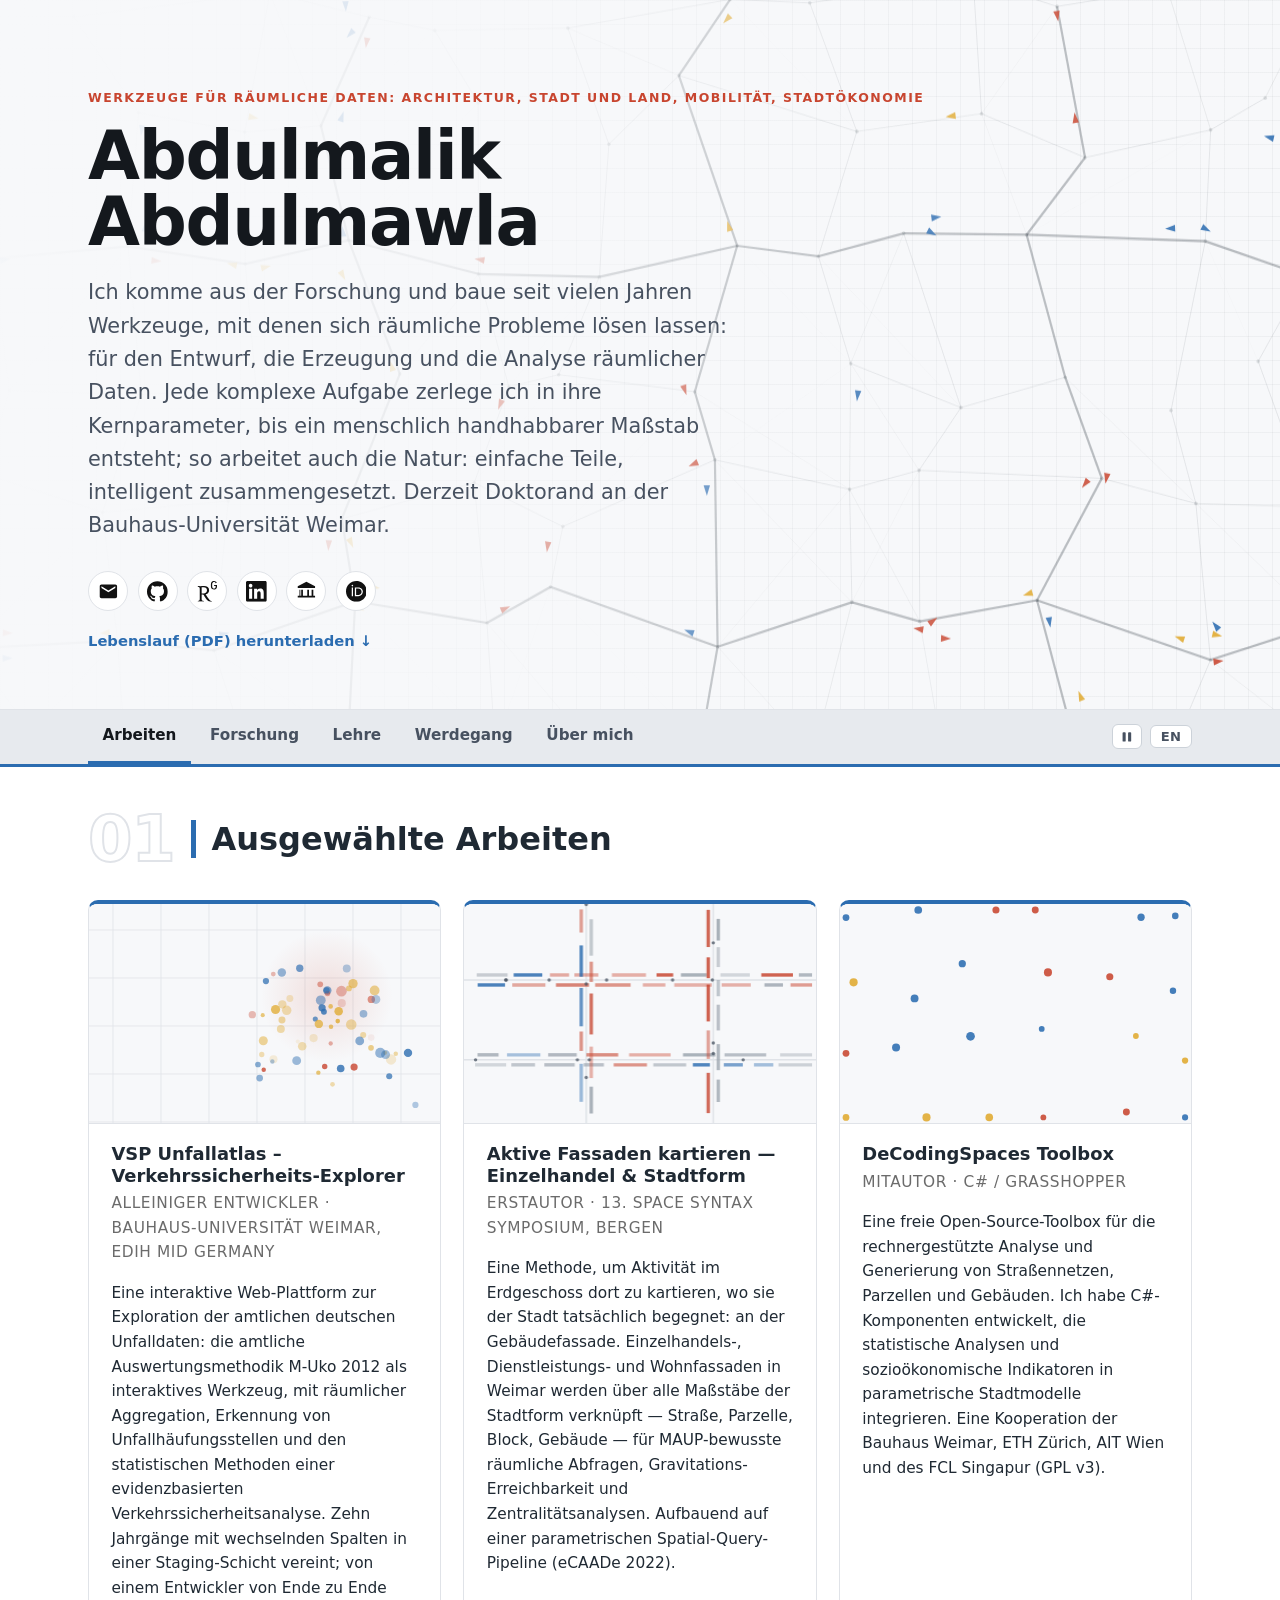
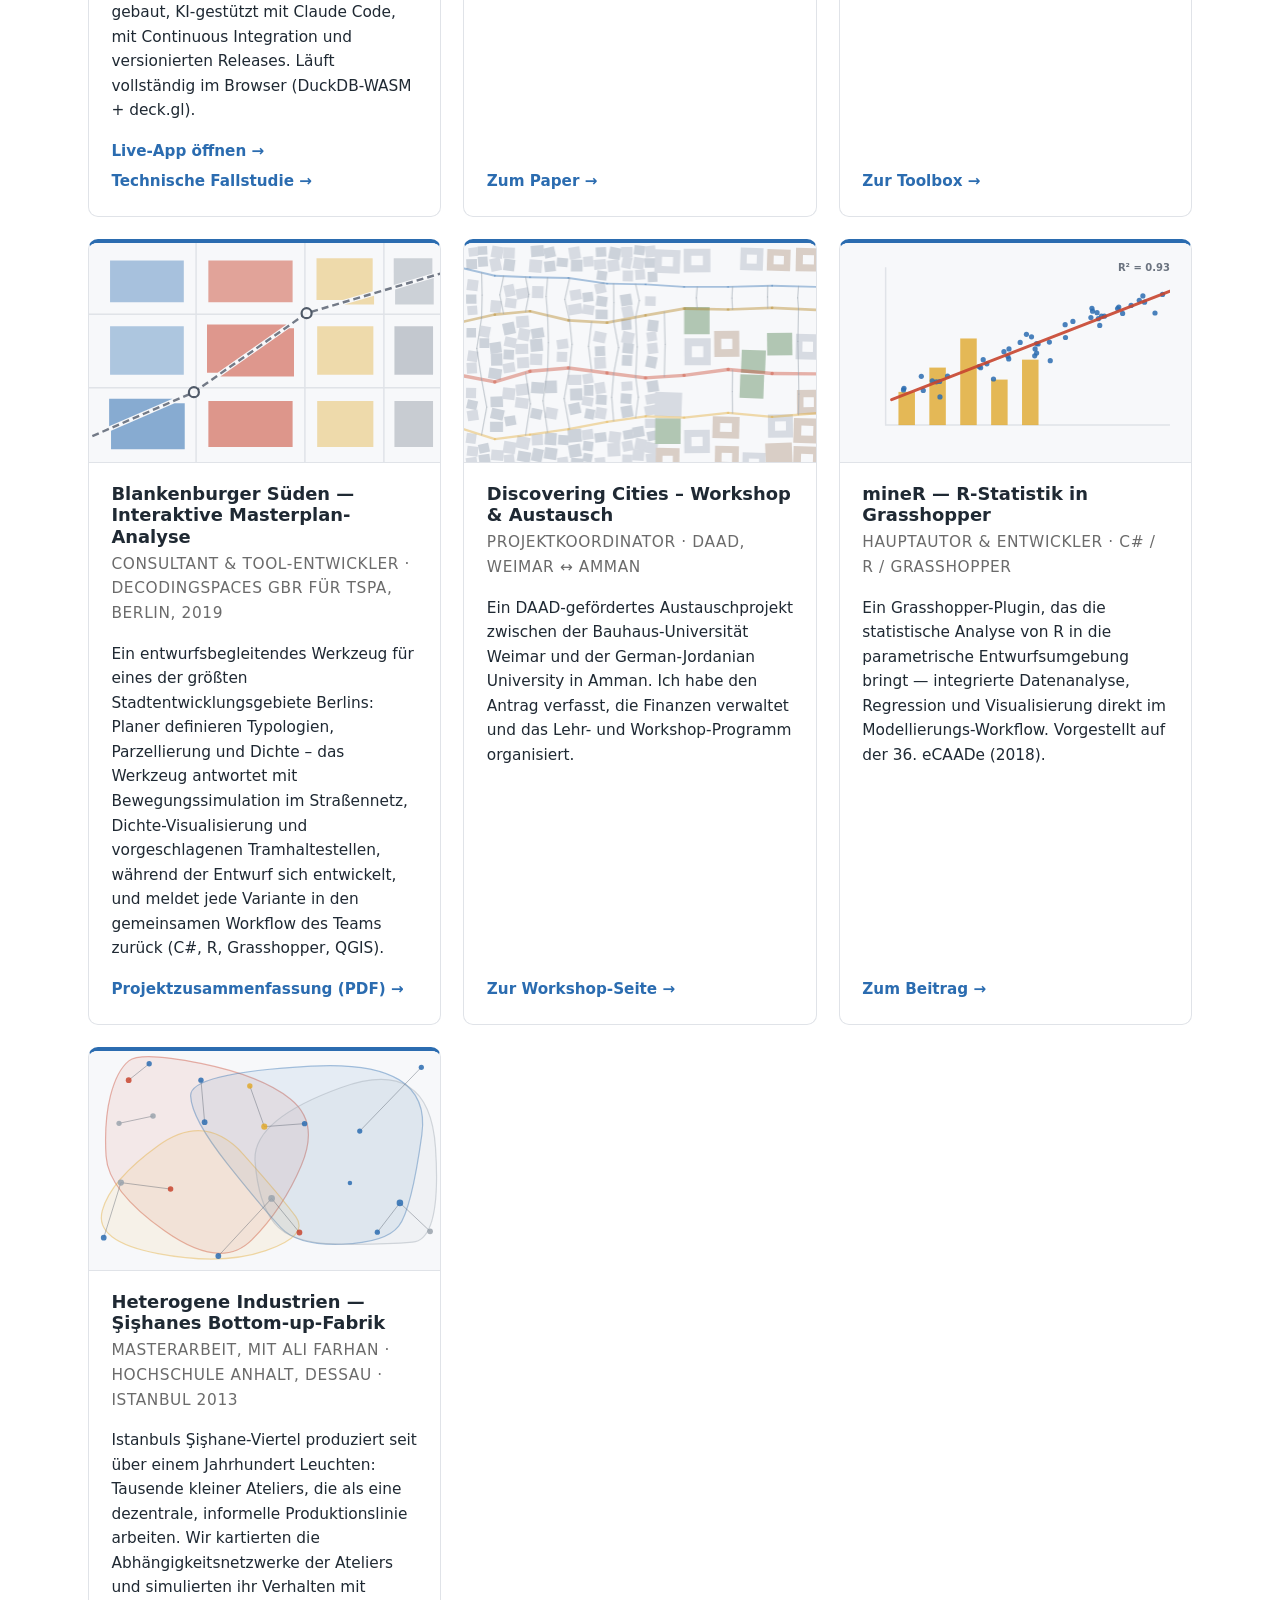
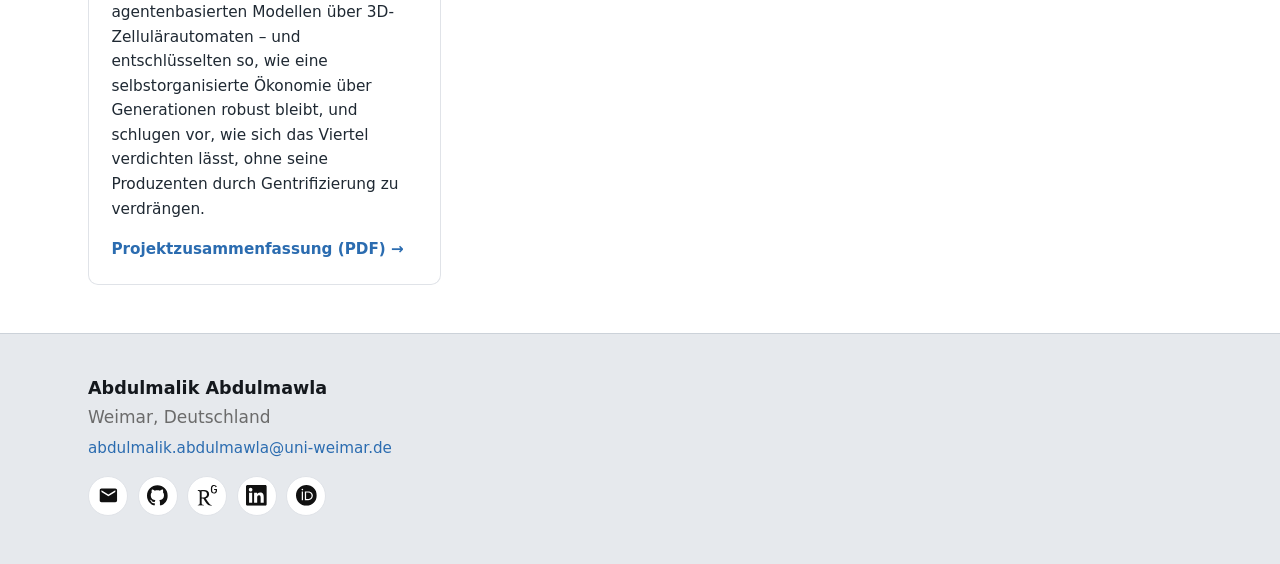
<file: index.html>
<!DOCTYPE html>
<html lang="en" class="no-js">
<head>
  <meta charset="UTF-8" />
  <meta name="viewport" content="width=device-width, initial-scale=1.0" />
  <!-- the site is deliberately light-only: block browser/OS dark-mode auto-darkening -->
  <meta name="color-scheme" content="only light" />
  <title>Abdulmalik Abdulmawla · Spatial-data tools: architecture, urban and rural space, mobility, city economy</title>
  <meta name="description" content="I come from research and have been building tools for many years that help solve spatial problems: for the design, generation and analysis of spatial data. PhD candidate at the Bauhaus-Universität Weimar." />
  <meta name="author" content="Abdulmalik Abdulmawla" />

  <!-- Open Graph / social preview -->
  <meta property="og:type" content="website" />
  <meta property="og:title" content="Abdulmalik Abdulmawla · Spatial-data tools: architecture, urban and rural space, mobility, city economy" />
  <meta property="og:description" content="I come from research and have been building tools for many years that help solve spatial problems: for the design, generation and analysis of spatial data. PhD candidate at the Bauhaus-Universität Weimar." />
  <meta property="og:url" content="https://abdulmalikabdulmawla.github.io/" />
  <meta property="og:image" content="https://abdulmalikabdulmawla.github.io/assets/og-square.png" />
  <meta property="og:image:width" content="1200" />
  <meta property="og:image:height" content="1200" />
  <meta property="og:image:alt" content="Abdulmalik Abdulmawla · Spatial-data tools: architecture, urban and rural space, mobility, city economy" />
  <meta name="twitter:card" content="summary_large_image" />
  <meta name="twitter:image" content="https://abdulmalikabdulmawla.github.io/assets/og.png" />

  <link rel="icon" href="assets/favicon.svg" type="image/svg+xml" />
  <link rel="stylesheet" href="styles.css" />

  <!-- Progressive enhancement: flip to .js synchronously so panels hide on first paint.
       Also resolve the motion state (stored override, else the OS reduced-motion
       preference) before CSS paints — boids.js / card-art.js / styles.css key off it. -->
  <script>
    (function (d) {
      d.className = "js";
      var off = window.matchMedia &&
        window.matchMedia("(prefers-reduced-motion: reduce)").matches;
      try {
        var o = localStorage.getItem("motion");
        if (o === "on") off = false; else if (o === "off") off = true;
      } catch (e) {}
      d.classList.add(off ? "motion-off" : "motion-on");
    })(document.documentElement);
  </script>
</head>
<body>
  <a class="skip-link" href="#main">Skip to content</a>

  <!-- ===== Icon sprite (defined once, referenced via <use>) ===== -->
  <svg class="icon-sprite" aria-hidden="true" focusable="false" xmlns="http://www.w3.org/2000/svg">
    <symbol id="i-email" viewBox="0 0 24 24"><path d="M20 4H4c-1.1 0-1.99.9-1.99 2L2 18c0 1.1.9 2 2 2h16c1.1 0 2-.9 2-2V6c0-1.1-.9-2-2-2zm0 4l-8 5-8-5V6l8 5 8-5v2z"/></symbol>
    <symbol id="i-github" viewBox="0 0 24 24"><path d="M12 .297c-6.63 0-12 5.373-12 12 0 5.303 3.438 9.8 8.205 11.385.6.113.82-.258.82-.577 0-.285-.01-1.04-.015-2.04-3.338.724-4.042-1.61-4.042-1.61C4.422 18.07 3.633 17.7 3.633 17.7c-1.087-.744.084-.729.084-.729 1.205.084 1.838 1.236 1.838 1.236 1.07 1.835 2.809 1.305 3.495.998.108-.776.417-1.305.76-1.605-2.665-.3-5.466-1.332-5.466-5.93 0-1.31.465-2.38 1.235-3.22-.135-.303-.54-1.523.105-3.176 0 0 1.005-.322 3.3 1.23.96-.267 1.98-.399 3-.405 1.02.006 2.04.138 3 .405 2.28-1.552 3.285-1.23 3.285-1.23.645 1.653.24 2.873.12 3.176.765.84 1.23 1.91 1.23 3.22 0 4.61-2.805 5.625-5.475 5.92.42.36.81 1.096.81 2.22 0 1.606-.015 2.896-.015 3.286 0 .315.21.69.825.57C20.565 22.092 24 17.592 24 12.297c0-6.627-5.373-12-12-12"/></symbol>
    <symbol id="i-researchgate" viewBox="0 0 24 24"><path d="M19.586 0c-.818 0-1.508.19-2.073.565-.563.377-.97.936-1.213 1.68a3.193 3.193 0 0 0-.112.437 8.365 8.365 0 0 0-.078.53 9 9 0 0 0-.05.727c-.01.282-.013.621-.013 1.016a31.121 31.123 0 0 0 .014 1.017 9 9 0 0 0 .05.727 7.946 7.946 0 0 0 .077.53h-.005a3.334 3.334 0 0 0 .113.438c.245.743.65 1.303 1.214 1.68.565.376 1.256.564 2.075.564.8 0 1.536-.213 2.105-.603.57-.39.94-.916 1.175-1.65.076-.235.135-.558.177-.93a10.9 10.9 0 0 0 .043-1.207v-.82c0-.095-.047-.142-.14-.142h-3.064c-.094 0-.14.047-.14.141v.956c0 .094.046.14.14.14h1.666c.056 0 .084.03.084.086 0 .36 0 .62-.036.865-.038.244-.1.447-.147.606-.108.385-.348.664-.638.876-.29.212-.738.35-1.227.35-.545 0-.901-.15-1.21-.353-.306-.203-.517-.454-.67-.915a3.136 3.136 0 0 1-.147-.762 17.366 17.367 0 0 1-.034-.656c-.01-.26-.014-.572-.014-.939a26.401 26.403 0 0 1 .014-.938 15.821 15.822 0 0 1 .035-.656 3.19 3.19 0 0 1 .148-.76 1.89 1.89 0 0 1 .742-1.01c.344-.244.593-.352 1.137-.352.508 0 .815.096 1.144.303.33.207.528.492.764.925.047.094.111.118.198.07l1.044-.43c.075-.048.09-.115.042-.199a3.549 3.549 0 0 0-.466-.742 3 3 0 0 0-.679-.607 3.313 3.313 0 0 0-.903-.41A4.068 4.068 0 0 0 19.586 0zM8.217 5.836c-1.69 0-3.036.086-4.297.086-1.146 0-2.291 0-3.007-.029v.831l1.088.2c.744.144 1.174.488 1.174 2.264v11.288c0 1.777-.43 2.12-1.174 2.263l-1.088.2v.832c.773-.029 2.12-.086 3.465-.086 1.29 0 2.951.057 3.667.086v-.831l-1.49-.2c-.773-.115-1.174-.487-1.174-2.264v-4.784c.688.057 1.29.057 2.206.057 1.748 3.123 3.41 5.472 4.355 6.56.86 1.032 2.177 1.691 3.839 1.691.487 0 1.003-.086 1.318-.23v-.744c-1.031 0-2.063-.716-2.808-1.518-1.26-1.376-2.95-3.582-4.355-6.074 2.32-.545 4.04-2.722 4.04-4.9 0-3.208-2.492-4.698-5.758-4.698zm-.515 1.29c2.406 0 3.839 1.26 3.839 3.552 0 2.263-1.547 3.782-4.097 3.782-.974 0-1.404-.03-2.063-.086v-7.19c.66-.059 1.547-.059 2.32-.059z"/></symbol>
    <symbol id="i-linkedin" viewBox="0 0 24 24"><path d="M20.447 20.452h-3.554v-5.569c0-1.328-.027-3.037-1.852-3.037-1.853 0-2.136 1.445-2.136 2.939v5.667H9.351V9h3.414v1.561h.046c.477-.9 1.637-1.85 3.37-1.85 3.601 0 4.267 2.37 4.267 5.455v6.286zM5.337 7.433c-1.144 0-2.063-.926-2.063-2.065 0-1.138.92-2.063 2.063-2.063 1.14 0 2.064.925 2.064 2.063 0 1.139-.925 2.065-2.064 2.065zm1.782 13.019H3.555V9h3.564v11.452zM22.225 0H1.771C.792 0 0 .774 0 1.729v20.542C0 23.227.792 24 1.771 24h20.451C23.2 24 24 23.227 24 22.271V1.729C24 .774 23.2 0 22.222 0h.003z"/></symbol>
    <symbol id="i-orcid" viewBox="0 0 24 24"><path d="M12 0C5.372 0 0 5.372 0 12s5.372 12 12 12 12-5.372 12-12S18.628 0 12 0zM7.369 4.378c.525 0 .947.431.947.947s-.422.947-.947.947a.95.95 0 0 1-.947-.947c0-.525.422-.947.947-.947zm-.722 3.038h1.444v10.041H6.647V7.416zm3.562 0h3.9c3.712 0 5.344 2.653 5.344 5.025 0 2.578-2.016 5.025-5.325 5.025h-3.919V7.416zm1.444 1.303v7.444h2.297c3.272 0 4.022-2.484 4.022-3.722 0-2.016-1.284-3.722-4.097-3.722h-2.222z"/></symbol>
    <symbol id="i-institution" viewBox="0 0 24 24"><path d="M12 1L2 6v2h20V6L12 1zM4 10v7H2v2h20v-2h-2v-7h-2v7h-3v-7h-2v7H8v-7H6v7H5v-7H4z"/></symbol>
  </svg>

  <!-- ========================= HERO ========================= -->
  <header class="hero" id="top">
    <div class="hero-grid" aria-hidden="true"></div>
    <!-- boids flocking across a street network — from swarm simulation to urban movement -->
    <canvas class="hero-canvas" aria-hidden="true"></canvas>
    <div class="wrap wrap-wide">
      <p class="eyebrow" data-i18n="hero.eyebrow">Spatial-data tools: Architecture, Urban and Rural Space, Mobility, City Economy</p>
      <h1 class="hero-name">Abdulmalik<br>Abdulmawla</h1>
      <p class="lede" data-i18n="hero.lede">
            I come from research and have been building tools for many years that help solve spatial problems: for the design, generation and analysis of spatial data. Every complex task I break down to its core parameters until a humanly manageable scale is reached; this is how nature works too: simple parts, intelligently put together. Currently a PhD candidate at the Bauhaus-Universit&auml;t Weimar.
          </p>

      <nav class="profile-links" aria-label="Profiles and contact">
        <a href="mailto:abdulmalik.abdulmawla@uni-weimar.de" aria-label="Email" title="Email"><svg><use href="#i-email"/></svg></a>
        <a href="https://github.com/AbdulmalikAbdulmawla" target="_blank" rel="noopener" aria-label="GitHub" title="GitHub"><svg><use href="#i-github"/></svg></a>
        <a href="https://www.researchgate.net/profile/Abdulmalik-Abdulmawla" target="_blank" rel="noopener" aria-label="ResearchGate" title="ResearchGate"><svg><use href="#i-researchgate"/></svg></a>
        <a href="https://www.linkedin.com/in/abdulmalikmawla/" target="_blank" rel="noopener" aria-label="LinkedIn" title="LinkedIn"><svg><use href="#i-linkedin"/></svg></a>
        <a href="https://www.uni-weimar.de/de/bau-und-umwelt/professuren/verkehrssystemplanung/team/mitarbeiterinnen/m-arch-abdulmalik-abdulmawla/" target="_blank" rel="noopener" aria-label="Bauhaus-Universit&auml;t Weimar profile" title="Bauhaus-Universit&auml;t Weimar"><svg><use href="#i-institution"/></svg></a>
        <a href="https://orcid.org/0000-0003-3383-5998" target="_blank" rel="noopener" aria-label="ORCID" title="ORCID"><svg><use href="#i-orcid"/></svg></a>
      </nav>
      <p class="hero-cv"><a id="cv-link" href="assets/Abdulmawla-CV.pdf" download="Abdulmawla-CV.pdf" data-i18n="hero.cv">Download CV (PDF) &darr;</a></p>
    </div>
  </header>

  <!-- ========================= TAB BAR ========================= -->
  <div class="tabbar">
    <div class="wrap wrap-wide">
      <nav class="tabs" role="tablist" aria-label="Sections">
        <a class="tab" id="tab-work"       role="tab" href="#work"       aria-controls="work"       aria-selected="true"  data-i18n="tab.work">Work</a>
        <a class="tab" id="tab-research"   role="tab" href="#research"   aria-controls="research"   aria-selected="false" data-i18n="tab.research">Research</a>
        <a class="tab" id="tab-teaching"   role="tab" href="#teaching"   aria-controls="teaching"   aria-selected="false" data-i18n="tab.teaching">Teaching</a>
        <a class="tab" id="tab-experience" role="tab" href="#experience" aria-controls="experience" aria-selected="false" data-i18n="tab.experience">Experience</a>
        <a class="tab" id="tab-about"      role="tab" href="#about"      aria-controls="about"      aria-selected="false" data-i18n="tab.about">About</a>
      </nav>
      <div class="ctrl"><button type="button" class="lang-toggle" id="lang-toggle" aria-label="Auf Deutsch umschalten">DE</button></div>
    </div>
  </div>

  <main id="main">
    <div class="wrap wrap-wide">

      <!-- ========================= WORK ========================= -->
      <section class="panel is-active" id="work" role="tabpanel" aria-labelledby="tab-work" tabindex="-1" style="--cat: var(--bau-blue)">
        <header class="panel-head">
          <span class="panel-num" aria-hidden="true">01</span>
          <h2 data-i18n="work.h">Featured work</h2>
        </header>
        <div class="cards">

          <article class="card">
            <div class="card-media" data-art="unfall" aria-hidden="true">
              <svg viewBox="0 0 320 200" preserveAspectRatio="xMidYMid slice">
                <rect width="320" height="200" fill="#f7f8fa"/>
                <g stroke="#e0e3e8" stroke-width="1">
                  <line x1="0" y1="50" x2="320" y2="50"/><line x1="0" y1="100" x2="320" y2="100"/><line x1="0" y1="150" x2="320" y2="150"/>
                  <line x1="80" y1="0" x2="80" y2="200"/><line x1="160" y1="0" x2="160" y2="200"/><line x1="240" y1="0" x2="240" y2="200"/>
                </g>
                <g>
                  <circle cx="70" cy="120" r="9" fill="#c8452f" opacity=".85"/>
                  <circle cx="120" cy="70" r="6" fill="#2b6cb0" opacity=".85"/>
                  <circle cx="180" cy="110" r="12" fill="#c8452f" opacity=".7"/>
                  <circle cx="150" cy="150" r="5" fill="#e0a92e"/>
                  <circle cx="230" cy="60" r="7" fill="#2b6cb0" opacity=".8"/>
                  <circle cx="260" cy="130" r="9" fill="#c8452f" opacity=".8"/>
                  <circle cx="90" cy="60" r="5" fill="#e0a92e"/>
                  <circle cx="200" cy="160" r="6" fill="#2b6cb0" opacity=".8"/>
                  <circle cx="280" cy="95" r="5" fill="#e0a92e"/>
                </g>
              </svg>
            </div>
            <div class="card-body">
              <h3 data-i18n="work.c1.title">VSP&nbsp;Unfallatlas &mdash; Road-Safety Explorer</h3>
              <p class="card-role" data-i18n="work.c1.role">Sole developer &middot; Bauhaus-Universit&auml;t Weimar, EDIH Mid Germany</p>
              <p data-i18n="work.c1.body">
                An interactive web platform for exploring Germany&rsquo;s official
                road-accident data: the official M-Uko 2012 evaluation method turned into
                an interactive tool, with spatial aggregation, blackspot detection and the
                statistical methods behind evidence-based traffic-safety analysis. Ten
                yearly datasets with changing schemas unified in one staging layer; built
                end to end by one developer, AI-assisted with Claude Code, with continuous
                integration and versioned releases. Runs entirely in the browser
                (DuckDB-WASM + deck.gl).
              </p>
              <a class="card-link" href="https://www.uni-weimar.de/~vewa2645/VSP_Unfallatlas/VSP_Unfallatlas.html" target="_blank" rel="noopener" data-i18n="work.c1.link">Open the live app &rarr;</a>
              <a class="card-link card-link--plain" href="https://github.com/AbdulmalikAbdulmawla/unfallatlas-case-study" target="_blank" rel="noopener" data-i18n="work.c1.link2">Technical case study &rarr;</a>
            </div>
          </article>

          <article class="card">
            <div class="card-media" data-art="frontage" aria-hidden="true">
              <svg viewBox="0 0 320 200" preserveAspectRatio="xMidYMid slice">
                <rect width="320" height="200" fill="#f7f8fa"/>
                <!-- streets -->
                <g stroke="#e0e3e8" stroke-width="1.5">
                  <line x1="0" y1="72" x2="320" y2="72"/><line x1="0" y1="142" x2="320" y2="142"/>
                  <line x1="112" y1="0" x2="112" y2="200"/><line x1="228" y1="0" x2="228" y2="200"/>
                </g>
                <!-- buildings -->
                <g fill="#e7eaee">
                  <rect x="24" y="26" width="70" height="38"/><rect x="126" y="20" width="86" height="44"/><rect x="244" y="30" width="58" height="34"/>
                  <rect x="28" y="84" width="66" height="46"/><rect x="124" y="82" width="90" height="48"/><rect x="242" y="86" width="62" height="44"/>
                  <rect x="30" y="152" width="64" height="34"/><rect x="128" y="154" width="82" height="32"/><rect x="240" y="150" width="60" height="36"/>
                </g>
                <!-- frontage strips: retail (red) at the core crossing, service (blue), residential (grey) -->
                <g stroke-width="5" stroke-linecap="butt">
                  <line x1="26" y1="64" x2="60" y2="64" stroke="#9aa3ad"/><line x1="66" y1="64" x2="92" y2="64" stroke="#2b6cb0"/>
                  <line x1="128" y1="64" x2="168" y2="64" stroke="#c8452f"/><line x1="174" y1="64" x2="210" y2="64" stroke="#c8452f"/>
                  <line x1="246" y1="64" x2="272" y2="64" stroke="#2b6cb0"/><line x1="278" y1="64" x2="300" y2="64" stroke="#9aa3ad"/>
                  <line x1="30" y1="84" x2="64" y2="84" stroke="#9aa3ad"/><line x1="70" y1="84" x2="92" y2="84" stroke="#c8452f"/>
                  <line x1="126" y1="82" x2="160" y2="82" stroke="#c8452f"/><line x1="166" y1="82" x2="212" y2="82" stroke="#c8452f"/>
                  <line x1="244" y1="86" x2="280" y2="86" stroke="#2b6cb0"/>
                  <line x1="126" y1="130" x2="170" y2="130" stroke="#c8452f"/><line x1="176" y1="130" x2="212" y2="130" stroke="#2b6cb0"/>
                  <line x1="30" y1="130" x2="72" y2="130" stroke="#9aa3ad"/><line x1="244" y1="130" x2="286" y2="130" stroke="#9aa3ad"/>
                  <line x1="130" y1="154" x2="164" y2="154" stroke="#2b6cb0"/><line x1="170" y1="154" x2="208" y2="154" stroke="#9aa3ad"/>
                  <line x1="32" y1="152" x2="70" y2="152" stroke="#9aa3ad"/><line x1="242" y1="150" x2="274" y2="150" stroke="#9aa3ad"/>
                  <line x1="118" y1="24" x2="118" y2="60" stroke="#c8452f"/><line x1="118" y1="86" x2="118" y2="126" stroke="#c8452f"/>
                  <line x1="222" y1="86" x2="222" y2="124" stroke="#2b6cb0"/><line x1="222" y1="26" x2="222" y2="58" stroke="#9aa3ad"/>
                </g>
              </svg>
            </div>
            <div class="card-body">
              <h3 data-i18n="work.c6.title">Mapping Active Frontages &mdash; Retail &amp; Urban Form</h3>
              <p class="card-role" data-i18n="work.c6.role">Lead author &middot; 13th Space Syntax Symposium, Bergen</p>
              <p data-i18n="work.c6.body">
                A method for mapping street-level activity where it actually meets the
                city: the building frontage. Retail, service, and residential frontages in
                Weimar are linked across every scale of urban form &mdash; street, plot,
                block, building &mdash; for MAUP-aware spatial queries, gravity accessibility,
                and centrality analysis. Built on a parametric spatial-query pipeline
                (eCAADe&nbsp;2022).
              </p>
              <a class="card-link" href="https://www.researchgate.net/publication/363095082_Mapping_active_frontages_a_method_for_linking_street-level_activities_to_their_surrounding_urban_forms_-_A_case_study_of_the_city_of_Weimar_Germany" target="_blank" rel="noopener" data-i18n="work.c6.link">Read the paper &rarr;</a>
            </div>
          </article>

          <article class="card">
            <div class="card-media" data-art="toolbox" aria-hidden="true">
              <svg viewBox="0 0 320 200" preserveAspectRatio="xMidYMid slice">
                <rect width="320" height="200" fill="#f7f8fa"/>
                <g stroke="#475160" stroke-width="1.5" opacity=".55">
                  <line x1="60" y1="150" x2="130" y2="90"/><line x1="130" y1="90" x2="210" y2="120"/>
                  <line x1="210" y1="120" x2="260" y2="60"/><line x1="130" y1="90" x2="150" y2="40"/>
                  <line x1="60" y1="150" x2="150" y2="160"/><line x1="150" y1="160" x2="210" y2="120"/>
                  <line x1="150" y1="40" x2="260" y2="60"/>
                </g>
                <g>
                  <circle cx="60" cy="150" r="8" fill="#2b6cb0"/><circle cx="130" cy="90" r="10" fill="#c8452f"/>
                  <circle cx="210" cy="120" r="8" fill="#2b6cb0"/><circle cx="260" cy="60" r="9" fill="#e0a92e"/>
                  <circle cx="150" cy="40" r="7" fill="#2b6cb0"/><circle cx="150" cy="160" r="6" fill="#c8452f"/>
                </g>
              </svg>
            </div>
            <div class="card-body">
              <h3 data-i18n="work.c2.title">DeCodingSpaces Toolbox</h3>
              <p class="card-role" data-i18n="work.c2.role">Contributing author &middot; C# / Grasshopper</p>
              <p data-i18n="work.c2.body">
                A free, open-source toolbox for the computational analysis and generation of
                street networks, plots, and buildings. I developed C# components integrating
                statistical analysis and socioeconomic indicators into parametric urban
                models. A collaboration of Bauhaus Weimar, ETH Z&uuml;rich, AIT Vienna, and
                FCL Singapore (GPL v3).
              </p>
              <a class="card-link" href="https://toolbox.decodingspaces.net/" target="_blank" rel="noopener" data-i18n="work.c2.link">Visit the toolbox &rarr;</a>
            </div>
          </article>

          <article class="card">
            <!-- Blankenburger Süden: masterplan parcels + proposed tram line with stops.
                 The SVG is the no-JS/motion-off/print fallback; the "blanken" canvas scene
                 (card-art.js) snaps the line toward the cursor and cuts the parcels along it. -->
            <div class="card-media" data-art="blanken" aria-hidden="true">
              <svg viewBox="0 0 320 200" preserveAspectRatio="xMidYMid slice">
                <rect width="320" height="200" fill="#f7f8fa"/>
                <!-- street grid -->
                <g stroke="#e0e3e8" stroke-width="1.5">
                  <line x1="0" y1="62" x2="320" y2="62"/><line x1="0" y1="132" x2="320" y2="132"/>
                  <line x1="96" y1="0" x2="96" y2="200"/><line x1="196" y1="0" x2="196" y2="200"/><line x1="270" y1="0" x2="270" y2="200"/>
                </g>
                <!-- parcels, filled by density -->
                <g>
                  <rect x="18" y="16" width="64" height="34" fill="#2b6cb0" opacity=".45"/>
                  <rect x="110" y="14" width="72" height="36" fill="#c8452f" opacity=".55"/>
                  <rect x="208" y="18" width="48" height="32" fill="#e0a92e" opacity=".5"/>
                  <rect x="20" y="76" width="62" height="42" fill="#e0a92e" opacity=".5"/>
                  <rect x="108" y="74" width="74" height="44" fill="#c8452f" opacity=".75"/>
                  <rect x="206" y="76" width="50" height="42" fill="#2b6cb0" opacity=".55"/>
                  <rect x="282" y="76" width="26" height="42" fill="#9aa3ad" opacity=".4"/>
                  <rect x="18" y="146" width="64" height="38" fill="#9aa3ad" opacity=".4"/>
                  <rect x="110" y="146" width="72" height="38" fill="#2b6cb0" opacity=".5"/>
                  <rect x="208" y="144" width="48" height="40" fill="#e0a92e" opacity=".55"/>
                </g>
                <!-- proposed tram line + suggested stops -->
                <g>
                  <path d="M-4 172 L96 132 L196 62 L324 30" fill="none" stroke="#475160" stroke-width="2.5" stroke-dasharray="7 4" opacity=".7"/>
                  <circle cx="96" cy="132" r="6" fill="#f7f8fa" stroke="#475160" stroke-width="2.5"/>
                  <circle cx="196" cy="62" r="6" fill="#f7f8fa" stroke="#475160" stroke-width="2.5"/>
                </g>
              </svg>
            </div>
            <div class="card-body">
              <h3 data-i18n="work.c8.title">Blankenburger S&uuml;den &mdash; Interactive Masterplan Analysis</h3>
              <p class="card-role" data-i18n="work.c8.role">Consultant &amp; tool developer &middot; DecodingSpaces GbR for TSPA, Berlin, 2019</p>
              <p data-i18n="work.c8.body">
                A design-assistance tool for one of Berlin&rsquo;s largest urban development
                areas: planners define typologies, parcellation, and density &mdash; the tool
                answers with street-network movement simulation, density visualization, and
                suggested tram-stop locations as the design evolves, reporting each variant
                back into the team&rsquo;s shared workflow (C#, R, Grasshopper, QGIS).
              </p>
              <a class="card-link" href="assets/Blankenburger-Sueden-Summary.pdf" target="_blank" rel="noopener" data-i18n="work.c8.link">Project summary (PDF) &rarr;</a>
            </div>
          </article>

          <article class="card">
            <!-- Discovering Cities: the joined Amman+Erfurt map the owner designed for the
                 project banner — dense angular fabric (Amman) blending into perimeter blocks
                 with courtyards and greens (Erfurt), under one street-network centrality
                 analysis. The "dcities" canvas scene puts an analysis probe under the cursor. -->
            <div class="card-media" data-art="dcities" aria-hidden="true">
              <svg viewBox="0 0 320 200" preserveAspectRatio="xMidYMid slice">
                <rect width="320" height="200" fill="#f7f8fa"/>
                <path fill="#d7dbe2" fill-rule="evenodd" d="M2.3 99.4L13.6 98.7L14.3 109.2L3.0 110.0zM1.6 124.6L12.9 122.5L14.7 132.3L3.5 134.4zM3.4 159.7L14.9 160.4L14.4 169.8L2.9 169.1zM2.7 182.9L13.1 183.6L12.4 194.2L2.0 193.4zM15.4 3.4L26.2 3.9L25.8 13.8L15.0 13.3zM15.0 74.2L24.2 73.8L24.6 83.1L15.3 83.4zM14.9 109.4L24.8 107.4L26.6 115.8L16.7 117.8zM14.0 131.7L24.7 132.1L24.3 141.3L13.6 140.8zM15.0 154.6L24.4 155.0L23.9 165.1L14.5 164.7zM16.3 166.0L25.9 166.0L25.9 175.3L16.3 175.4zM27.4 14.4L36.7 16.0L35.3 24.3L25.9 22.7zM24.6 25.6L34.5 24.3L35.7 33.8L25.8 35.1zM26.6 45.5L36.7 46.2L36.1 55.8L26.0 55.2zM25.8 88.9L36.3 89.0L36.2 98.3L25.7 98.2zM26.9 109.5L36.8 108.9L37.4 119.0L27.5 119.6zM25.6 165.1L35.6 166.2L34.6 175.0L24.6 173.9zM25.8 174.7L35.7 176.1L34.6 184.6L24.6 183.2zM27.8 184.6L37.4 186.5L35.7 195.1L26.0 193.1zM37.8 1.9L50.4 2.1L50.2 13.3L37.7 13.1zM37.8 68.5L49.4 67.2L50.5 77.1L39.0 78.4zM36.9 95.0L49.5 94.1L50.2 103.8L37.6 104.7zM37.0 104.8L48.4 106.3L46.9 118.0L35.4 116.5zM36.7 171.8L48.4 169.4L50.8 180.9L39.1 183.4zM49.4 27.2L59.5 26.3L60.6 37.5L50.5 38.5zM49.2 78.5L58.9 76.7L61.0 87.9L51.3 89.7zM49.9 89.1L59.8 89.2L59.7 98.9L49.8 98.7zM48.0 102.0L58.6 99.6L61.1 110.5L50.5 113.0zM49.1 113.7L60.3 114.1L59.9 125.4L48.6 125.0zM49.9 178.5L60.4 176.6L62.3 186.9L51.8 188.9zM48.7 189.2L58.7 187.2L60.8 197.1L50.7 199.2zM64.2 25.9L74.7 28.2L72.9 36.6L62.4 34.3zM63.1 83.9L74.1 84.8L73.3 93.9L62.3 93.0zM62.5 95.0L73.4 95.6L73.0 103.8L62.1 103.2zM61.3 130.5L71.7 128.8L73.1 137.6L62.7 139.3zM63.2 141.2L72.8 142.1L71.9 151.1L62.3 150.2zM64.2 162.9L74.3 165.1L72.3 174.2L62.2 172.0zM62.8 175.4L71.7 173.8L73.3 182.2L64.4 183.9zM73.8 3.2L85.0 4.2L84.2 13.7L73.0 12.7zM72.8 15.1L83.0 13.5L84.5 22.8L74.3 24.5zM74.3 182.3L84.8 183.1L84.0 193.1L73.5 192.3zM74.0 194.4L84.2 193.1L85.4 202.8L75.2 204.1zM85.8 2.4L94.9 2.2L95.1 10.8L86.0 11.0zM84.5 66.7L92.9 64.9L94.6 73.1L86.2 74.9zM86.0 77.2L95.1 77.4L94.9 85.1L85.9 84.9zM87.7 86.5L96.1 86.9L95.7 96.8L87.3 96.5zM86.3 129.9L95.2 128.5L96.6 138.0L87.7 139.3zM87.8 172.1L96.0 173.5L94.4 182.3L86.2 180.8zM86.6 183.7L96.9 184.3L96.3 193.9L86.1 193.3zM85.9 194.8L95.2 192.9L96.9 201.3L87.6 203.2zM98.1 3.7L108.9 3.9L108.7 14.1L97.9 13.9zM96.9 53.2L107.8 53.2L107.8 64.5L96.8 64.5zM96.4 167.7L107.1 168.4L106.4 178.5L95.8 177.9zM95.4 193.7L106.8 192.3L108.2 203.6L96.8 205.0zM109.7 13.0L120.2 14.3L118.9 24.5L108.5 23.2zM110.2 156.6L120.7 156.8L120.5 165.5L110.0 165.3zM110.0 193.2L121.4 194.8L120.2 203.3L108.8 201.7zM121.2 3.9L132.3 2.6L133.5 13.9L122.5 15.2zM122.2 39.1L133.1 39.8L132.5 50.2L121.6 49.6zM122.9 64.5L134.4 66.7L132.3 77.6L120.8 75.4zM123.0 75.8L133.2 77.8L131.1 87.9L121.0 85.9zM122.7 103.2L133.1 103.4L132.9 112.4L122.6 112.2zM120.4 164.6L132.3 165.2L131.8 175.2L119.9 174.5zM118.8 191.1L130.3 189.2L132.1 199.9L120.6 201.8zM133.2 13.9L143.6 12.9L144.6 23.3L134.2 24.2zM133.6 57.5L143.6 57.6L143.6 67.3L133.6 67.3zM134.4 102.4L144.1 103.7L142.8 112.4L133.2 111.1zM134.5 113.9L144.0 113.7L144.2 123.8L134.7 124.0zM133.9 157.7L144.2 157.7L144.1 168.2L133.8 168.1zM146.8 43.3L155.4 45.0L153.5 54.7L144.9 53.0zM143.9 74.7L152.7 74.8L152.6 84.7L143.8 84.6zM144.1 98.1L152.9 96.4L154.6 105.6L145.9 107.3zM145.0 105.5L154.8 107.5L152.9 117.1L143.1 115.1zM145.6 117.7L154.4 119.7L152.7 127.2L143.9 125.3zM146.3 160.3L154.8 161.3L153.8 169.5L145.3 168.5zM144.2 170.8L154.0 170.6L154.2 180.1L144.4 180.3zM156.6 59.0L165.9 59.0L165.9 68.8L156.6 68.8zM155.9 70.0L166.1 70.0L166.1 80.4L155.9 80.4zM154.7 104.0L165.4 104.8L164.6 115.5L153.9 114.8zM154.4 140.5L163.6 139.5L164.6 148.7L155.4 149.6zM153.7 164.7L163.2 162.8L165.0 171.7L155.5 173.6zM153.9 185.6L163.2 184.2L164.6 194.1L155.3 195.5zM153.8 196.9L163.5 195.5L165.0 205.9L155.3 207.3zM166.2 2.2L178.0 1.4L178.7 12.1L166.9 12.9zM167.9 15.0L178.8 16.7L177.2 27.5L166.3 25.8zM165.5 41.5L176.3 39.2L178.8 50.7L168.0 53.0zM165.5 55.5L176.0 53.1L178.4 63.3L167.9 65.7zM165.4 67.9L176.3 66.7L177.4 76.9L166.5 78.1zM166.1 77.6L178.1 79.3L176.6 89.7L164.5 88.0zM166.1 118.1L177.0 117.3L177.8 128.3L166.9 129.1zM165.4 192.8L176.1 192.4L176.6 204.2L165.9 204.6zM174.0 170.4L194.2 171.3L193.4 190.9L173.2 190.1zM179.4 176.6L188.3 176.9L188.0 184.8L179.1 184.4zM172.6 195.5L192.4 194.7L193.1 212.6L173.4 213.4zM178.4 200.6L187.0 200.3L187.3 207.5L178.7 207.8zM197.8 5.1L220.4 5.4L220.1 26.7L197.5 26.4zM204.0 11.6L214.0 11.7L213.9 20.2L203.9 20.1zM196.5 164.7L219.0 163.7L220.0 186.9L197.5 187.8zM203.1 171.4L213.0 170.9L213.4 180.2L203.5 180.6zM222.2 5.6L245.0 5.7L244.9 26.1L222.1 26.0zM228.6 11.7L238.6 11.8L238.6 19.9L228.6 19.9zM224.7 31.4L245.9 31.6L245.7 51.1L224.5 50.9zM230.6 37.3L239.9 37.4L239.8 45.2L230.5 45.1zM223.2 80.5L244.8 80.9L244.4 101.6L222.8 101.3zM229.1 86.9L238.6 87.0L238.5 95.3L229.0 95.2zM223.1 104.5L245.2 104.8L244.9 124.7L222.8 124.4zM229.2 110.6L238.9 110.7L238.8 118.7L229.1 118.5zM222.3 130.6L244.2 129.8L245.0 150.9L223.0 151.7zM228.6 136.7L238.3 136.3L238.6 144.8L229.0 145.1zM248.7 4.7L268.2 5.3L267.7 26.0L248.2 25.5zM254.0 11.1L262.6 11.3L262.4 19.6L253.8 19.4zM272.0 84.3L293.8 84.2L293.9 105.5L272.1 105.6zM278.1 90.7L287.7 90.6L287.8 99.1L278.2 99.2zM272.2 110.9L294.5 110.9L294.5 132.1L272.3 132.2zM269.6 188.5L294.5 187.5L295.4 210.5L270.4 211.4zM276.8 195.1L287.8 194.7L288.1 203.8L277.2 204.3zM297.9 4.6L321.0 5.3L320.3 28.2L297.1 27.5zM304.1 11.6L314.3 12.0L314.0 21.1L303.8 20.8zM296.6 188.3L321.1 188.5L321.0 211.7L296.5 211.5zM303.4 195.3L314.2 195.4L314.1 204.7L303.4 204.6z"/>
                <path fill="#ccd2da" fill-rule="evenodd" d="M2.9 3.8L12.9 4.0L12.7 13.6L2.7 13.4zM2.2 15.6L11.9 14.5L13.1 24.9L3.4 26.0zM1.4 64.2L11.1 62.3L13.1 72.7L3.4 74.6zM2.4 76.0L12.9 75.0L13.9 85.6L3.4 86.6zM1.2 173.0L12.4 170.9L14.2 180.2L3.0 182.3zM0.6 195.9L12.2 194.0L14.0 205.1L2.4 207.0zM15.7 14.9L25.1 14.1L25.8 22.7L16.5 23.5zM15.2 25.0L25.5 26.1L24.3 36.7L14.0 35.6zM15.9 38.9L25.7 38.4L26.3 49.1L16.5 49.7zM15.1 83.5L24.9 83.8L24.5 94.0L14.7 93.7zM15.8 95.4L25.9 97.7L23.7 107.5L13.6 105.3zM15.7 177.0L26.7 177.3L26.4 186.5L15.4 186.2zM17.3 189.1L26.6 190.9L24.7 200.9L15.4 199.1zM26.0 3.2L36.0 5.3L34.3 13.0L24.3 10.9zM27.2 66.3L37.5 67.1L36.8 75.8L26.5 75.0zM26.2 80.3L36.2 78.6L37.6 86.8L27.5 88.4zM27.3 99.9L36.9 100.4L36.5 110.4L26.8 110.0zM27.1 153.6L36.8 153.9L36.5 164.1L26.8 163.8zM27.1 195.0L37.3 196.3L36.1 205.9L25.9 204.6zM36.8 16.4L49.3 15.8L49.8 27.0L37.3 27.5zM37.6 41.1L48.3 43.2L46.4 53.2L35.7 51.1zM37.1 80.8L48.7 81.8L47.8 93.1L36.1 92.1zM36.1 132.6L48.4 133.0L48.0 143.3L35.7 142.9zM38.4 156.2L50.3 157.6L48.8 169.5L36.9 168.0zM39.0 182.1L50.8 184.2L48.7 196.0L36.9 193.9zM39.8 196.5L50.1 198.9L48.0 208.0L37.7 205.7zM49.7 2.8L61.4 2.4L61.7 12.1L50.0 12.4zM51.5 13.7L61.2 15.8L59.3 25.1L49.5 23.0zM49.2 64.5L59.8 64.4L59.9 75.4L49.3 75.5zM52.8 150.9L62.5 153.0L60.1 164.0L50.5 161.8zM48.8 164.3L59.0 162.2L61.2 173.2L51.0 175.2zM63.3 2.1L72.3 0.8L73.8 11.1L64.8 12.4zM63.7 13.9L72.8 13.2L73.5 23.4L64.5 24.1zM62.9 60.0L73.9 61.5L72.5 71.2L61.6 69.7zM62.6 70.5L73.4 71.2L72.8 80.6L62.0 79.9zM63.0 108.1L72.3 106.9L73.3 115.2L64.1 116.4zM62.0 188.6L72.4 188.0L72.8 196.4L62.5 196.9zM76.2 24.6L85.3 26.7L83.0 37.0L73.9 34.9zM73.6 158.3L83.6 157.7L84.3 169.0L74.2 169.6zM73.5 171.4L83.3 169.9L84.7 179.4L75.0 180.9zM86.7 23.0L95.9 23.7L95.1 33.5L85.9 32.8zM86.0 56.9L95.5 55.5L96.7 64.1L87.2 65.5zM84.8 99.3L94.2 98.1L95.2 106.3L85.8 107.5zM86.5 109.3L96.4 108.5L97.0 116.9L87.1 117.7zM86.1 141.0L94.6 141.6L94.1 149.4L85.5 148.9zM86.9 162.0L95.2 160.9L96.2 169.2L88.0 170.2zM96.1 17.0L107.5 17.3L107.3 27.2L95.8 27.0zM98.3 42.3L108.6 42.3L108.6 52.4L98.3 52.4zM97.8 116.6L107.5 118.8L105.0 130.1L95.3 127.9zM96.3 156.5L107.9 155.7L108.5 165.4L97.0 166.2zM98.7 179.5L109.1 181.0L107.5 192.4L97.0 190.9zM108.8 2.6L118.4 3.1L118.0 11.9L108.3 11.3zM109.8 168.1L120.8 169.1L120.0 178.0L109.0 177.0zM120.6 16.3L130.5 14.1L132.8 25.0L122.9 27.1zM122.1 90.9L133.6 91.1L133.4 101.4L121.9 101.2zM122.7 116.2L132.6 116.0L132.9 125.6L122.9 125.8zM122.0 176.8L133.3 176.8L133.4 186.7L122.1 186.8zM134.0 3.7L142.9 3.9L142.8 12.2L133.9 12.1zM132.4 24.0L143.1 24.6L142.6 34.4L131.9 33.8zM134.1 36.2L143.4 37.4L142.2 47.0L133.0 45.9zM132.5 69.2L141.8 68.7L142.2 76.8L132.9 77.3zM135.3 79.9L144.6 81.8L142.4 91.9L133.1 89.9zM136.0 90.7L144.6 92.5L143.0 100.3L134.4 98.5zM132.8 167.7L143.4 169.6L141.6 179.6L131.0 177.7zM133.5 178.5L143.0 179.6L142.0 188.5L132.5 187.5zM132.1 190.8L141.4 190.0L142.3 199.8L133.0 200.7zM145.4 2.3L155.6 2.6L155.3 11.7L145.1 11.5zM145.0 24.2L154.7 23.4L155.3 31.0L145.7 31.8zM143.7 65.9L152.3 65.0L153.3 73.9L144.7 74.8zM144.8 86.3L153.8 85.7L154.4 95.1L145.3 95.7zM143.5 181.3L152.8 180.5L153.7 190.1L144.3 190.9zM143.7 193.1L153.3 191.4L154.7 199.0L145.1 200.7zM154.2 4.4L164.4 2.4L166.1 10.7L155.9 12.8zM153.7 84.2L162.7 82.1L164.9 91.7L155.9 93.7zM154.8 116.5L164.9 117.1L164.3 126.9L154.2 126.3zM156.7 174.1L166.3 176.2L164.3 184.8L154.8 182.7zM165.8 91.7L176.3 91.5L176.5 102.7L166.0 102.9zM168.2 103.5L179.4 104.6L178.4 116.2L167.1 115.2zM168.5 141.4L178.5 142.6L177.3 152.4L167.3 151.2zM164.6 167.7L176.4 166.5L177.6 178.0L165.8 179.2zM167.4 178.4L179.5 180.9L177.4 190.8L165.3 188.3z"/>
                <path fill="#d9cec6" fill-rule="evenodd" d="M172.5 3.8L194.8 3.3L195.3 24.5L173.0 25.0zM178.9 10.0L188.7 9.8L188.9 18.3L179.1 18.5zM198.4 189.1L220.2 189.6L219.7 211.7L197.8 211.2zM223.6 54.6L245.9 54.3L246.1 76.6L223.9 76.8zM229.9 61.2L239.7 61.1L239.8 70.0L230.0 70.1zM248.5 74.1L270.5 74.1L270.5 94.2L248.5 94.2zM254.6 80.1L264.3 80.1L264.3 88.2L254.6 88.2zM247.1 97.7L268.8 97.5L268.9 115.6L247.3 115.7zM253.2 103.1L262.8 103.0L262.8 110.2L253.3 110.3zM247.5 189.5L269.3 189.9L268.9 211.0L247.2 210.6zM253.5 195.9L263.1 196.1L263.0 204.5L253.4 204.4zM270.0 5.2L294.5 4.9L294.8 26.0L270.3 26.4zM276.9 11.5L287.7 11.3L287.8 19.8L277.0 19.9zM271.1 30.8L294.0 29.9L294.9 53.6L272.0 54.5zM277.8 37.6L287.9 37.2L288.3 46.7L278.2 47.1zM270.9 58.6L294.8 58.1L295.2 79.8L271.4 80.3zM277.8 65.0L288.2 64.7L288.4 73.4L277.9 73.6zM299.0 163.0L322.4 163.7L321.8 184.4L298.4 183.7zM305.4 169.4L315.7 169.7L315.5 178.0L305.2 177.7z"/>
                <path fill="#b1c6b3" fill-rule="evenodd" d="M223.6 179.5L245.5 178.8L246.2 200.5L224.3 201.2zM248.3 167.4L269.0 168.3L268.2 186.3L247.5 185.4zM272.6 162.5L294.2 163.4L293.4 183.1L271.8 182.3zM297.4 32.3L321.3 31.5L322.0 51.6L298.1 52.4z"/>
                <g fill="none" stroke="#9aa3ad" stroke-width="1.2" opacity=".8">
                <polyline points="16,59.3 12.1,90.0 16,120.6"/>
                <polyline points="16,120.6 11.4,137.8 16,154.9"/>
                <polyline points="36,39.7 36.7,48.4 36,57.2"/>
                <polyline points="36,122.4 34.7,136.7 36,151.1"/>
                <polyline points="56,40.0 54.0,46.4 56,52.9"/>
                <polyline points="56,124.6 53.6,137.7 56,150.8"/>
                <polyline points="76,37.5 78.8,44.8 76,52.0"/>
                <polyline points="76,52.0 79.3,89.1 76,126.2"/>
                <polyline points="76,126.2 76.5,139.4 76,152.5"/>
                <polyline points="96,52.1 100.5,89.9 96,127.8"/>
                <polyline points="96,127.8 100.8,141.3 96,154.7"/>
                <polyline points="116,35.3 115.2,44.7 116,54.0"/>
                <polyline points="116,54.0 119.1,92.7 116,131.4"/>
                <polyline points="116,131.4 120.7,143.6 116,155.7"/>
                <polyline points="136,133.6 140.9,144.9 136,156.2"/>
                <polyline points="156,35.0 154.5,44.8 156,54.6"/>
                <polyline points="156,132.3 152.9,144.0 156,155.7"/>
                <polyline points="182,34.9 181.9,44.6 182,54.3"/>
                <polyline points="182,54.3 182.9,93.6 182,132.8"/>
                <polyline points="212,34.2 211.2,44.7 212,55.2"/>
                <polyline points="212,55.2 211.3,94.4 212,133.5"/>
                <polyline points="212,133.5 212.6,144.9 212,156.3"/>
                <polyline points="244,31.8 243.8,44.4 244,57.0"/>
                <polyline points="244,132.5 243.7,142.8 244,153.1"/>
                <polyline points="304,53.6 304.4,93.6 304,133.6"/>
                </g>
                <g fill="none" stroke-linejoin="round" stroke-linecap="round">
                <polyline points="0,32.8 28,39.6 60,40 95,34.6 130,35.7 165,34.8 200,35.1 240,32.0 280,29.8 320,29.4" stroke="#2b6cb0" stroke-width="1.9"/>
                <polyline points="0,59.9 28,58.9 60,52 95,52 130,55.4 165,54.3 200,54.4 240,57.1 280,55.7 320,52.2" stroke="#b07d16" stroke-width="2.7"/>
                <polyline points="0,119.4 28,121.5 60,125.1 95,127.6 130,134 165,131.7 200,134 240,132.4 280,133.1 320,134" stroke="#c8452f" stroke-width="3.4"/>
                <polyline points="0,159.9 28,151.2 60,150.7 95,154.7 130,156.3 165,155.5 200,157.5 240,153.4 280,150 320,150" stroke="#e0a92e" stroke-width="2.3"/>
                </g>
              </svg>
            </div>
            <div class="card-body">
              <h3 data-i18n="work.c4.title">Discovering Cities &mdash; Workshop &amp; Exchange</h3>
              <p class="card-role" data-i18n="work.c4.role">Project coordinator &middot; DAAD, Weimar &harr; Amman</p>
              <p data-i18n="work.c4.body">
                A DAAD-funded exchange project between the Bauhaus-Universit&auml;t Weimar and
                the German-Jordanian University in Amman. I wrote the proposal, managed the
                finances, and organized the teaching and workshop programme.
              </p>
              <a class="card-link" href="https://toolbox.decodingspaces.net/discovering-cities-workshop-amman/" target="_blank" rel="noopener" data-i18n="work.c4.link">Workshop page &rarr;</a>
            </div>
          </article>

          <article class="card">
            <div class="card-media" data-art="miner" aria-hidden="true">
              <svg viewBox="0 0 320 200" preserveAspectRatio="xMidYMid slice">
                <rect width="320" height="200" fill="#f7f8fa"/>
                <g stroke="#e0e3e8" stroke-width="1.5">
                  <line x1="42" y1="22" x2="42" y2="166"/><line x1="42" y1="166" x2="300" y2="166"/>
                </g>
                <g fill="#e0a92e" opacity=".8">
                  <rect x="60" y="130" width="15" height="36"/><rect x="88" y="108" width="15" height="58"/>
                  <rect x="116" y="94" width="15" height="72"/><rect x="144" y="118" width="15" height="48"/>
                </g>
                <line x1="52" y1="150" x2="296" y2="54" stroke="#c8452f" stroke-width="3" stroke-linecap="round"/>
                <g fill="#2b6cb0">
                  <circle cx="72" cy="142" r="5"/><circle cx="110" cy="120" r="5"/><circle cx="150" cy="114" r="5"/>
                  <circle cx="190" cy="92" r="5"/><circle cx="222" cy="86" r="5"/><circle cx="256" cy="60" r="5"/>
                  <circle cx="132" cy="134" r="5"/><circle cx="204" cy="104" r="5"/>
                </g>
              </svg>
            </div>
            <div class="card-body">
              <h3 data-i18n="work.c5.title">mineR &mdash; R Statistics in Grasshopper</h3>
              <p class="card-role" data-i18n="work.c5.role">Lead author &amp; developer &middot; C# / R / Grasshopper</p>
              <p data-i18n="work.c5.body">
                A Grasshopper plugin that brings R&rsquo;s statistical analysis into the
                parametric design environment &mdash; integrated data analysis, regression and
                visualization directly inside the modelling workflow. Presented at the 36th
                eCAADe (2018).
              </p>
              <a class="card-link" href="https://www.researchgate.net/publication/327821873_Integrated_Data_Analysis_for_Parametric_Design_Environment_mineR_a_Grasshopper_plugin_based_on_R" target="_blank" rel="noopener" data-i18n="work.c5.link">Read the paper &rarr;</a>
            </div>
          </article>

          <article class="card">
            <!-- Şişhane dependency network: walking-range rings + intensity-weighted edges.
                 The SVG is the no-JS/motion-off/print fallback; the "sishane" canvas scene
                 (card-art.js) grows a multicentric semilattice around the cursor. -->
            <div class="card-media" data-art="sishane" aria-hidden="true">
              <svg viewBox="0 0 320 200" preserveAspectRatio="xMidYMid slice">
                <rect width="320" height="200" fill="#f7f8fa"/>
                <!-- the semilattice: overlapping atelier groups (sets that share members) -->
                <g stroke-width="1.2">
                  <ellipse cx="108" cy="80" rx="94" ry="62" fill="#e0a92e" fill-opacity=".09" stroke="#e0a92e" stroke-opacity=".4" transform="rotate(-8 108 80)"/>
                  <ellipse cx="196" cy="70" rx="86" ry="56" fill="#c8452f" fill-opacity=".09" stroke="#c8452f" stroke-opacity=".4" transform="rotate(6 196 70)"/>
                  <ellipse cx="212" cy="126" rx="90" ry="58" fill="#2b6cb0" fill-opacity=".09" stroke="#2b6cb0" stroke-opacity=".4" transform="rotate(-5 212 126)"/>
                  <ellipse cx="112" cy="140" rx="80" ry="50" fill="#9aa3ad" fill-opacity=".09" stroke="#9aa3ad" stroke-opacity=".4" transform="rotate(4 112 140)"/>
                </g>
                <!-- sparse base links — some ateliers stay unconnected -->
                <g stroke="#475160" stroke-width="1" opacity=".38">
                  <line x1="34" y1="42" x2="82" y2="28"/>
                  <line x1="216" y1="32" x2="258" y2="66"/>
                  <line x1="46" y1="92" x2="86" y2="118"/>
                  <line x1="240" y1="118" x2="276" y2="142"/>
                  <line x1="118" y1="162" x2="162" y2="176"/>
                  <line x1="196" y1="88" x2="228" y2="72"/>
                  <line x1="64" y1="160" x2="86" y2="118"/>
                </g>
                <!-- the ONE selected atelier links to its local group -->
                <circle cx="150" cy="96" r="46" fill="none" stroke="#475160" stroke-opacity=".38" stroke-dasharray="4 4"/>
                <g stroke="#e0a92e" stroke-width="1.5" opacity=".7">
                  <line x1="150" y1="96" x2="118" y2="72"/>
                  <line x1="150" y1="96" x2="186" y2="112"/>
                  <line x1="150" y1="96" x2="132" y2="128"/>
                  <line x1="150" y1="96" x2="180" y2="66"/>
                </g>
                <!-- ateliers, spread; coloured by trade -->
                <g>
                  <circle cx="150" cy="96" r="6" fill="#e0a92e"/>
                  <circle cx="118" cy="72" r="3.5" fill="#2b6cb0"/>
                  <circle cx="186" cy="112" r="3.5" fill="#9aa3ad"/>
                  <circle cx="132" cy="128" r="3.5" fill="#c8452f"/>
                  <circle cx="180" cy="66" r="3.5" fill="#2b6cb0"/>
                  <circle cx="34" cy="42" r="3" fill="#c8452f"/>
                  <circle cx="82" cy="28" r="3" fill="#9aa3ad"/>
                  <circle cx="146" cy="22" r="3" fill="#e0a92e"/>
                  <circle cx="216" cy="32" r="3" fill="#2b6cb0"/>
                  <circle cx="258" cy="66" r="3" fill="#c8452f"/>
                  <circle cx="296" cy="36" r="3" fill="#9aa3ad"/>
                  <circle cx="46" cy="92" r="3" fill="#e0a92e"/>
                  <circle cx="86" cy="118" r="3" fill="#2b6cb0"/>
                  <circle cx="196" cy="88" r="3" fill="#c8452f"/>
                  <circle cx="228" cy="72" r="3" fill="#e0a92e"/>
                  <circle cx="240" cy="118" r="3" fill="#9aa3ad"/>
                  <circle cx="276" cy="142" r="3" fill="#2b6cb0"/>
                  <circle cx="26" cy="150" r="3" fill="#2b6cb0"/>
                  <circle cx="64" cy="160" r="3" fill="#c8452f"/>
                  <circle cx="118" cy="162" r="3" fill="#9aa3ad"/>
                  <circle cx="162" cy="176" r="3" fill="#e0a92e"/>
                  <circle cx="222" cy="162" r="3" fill="#c8452f"/>
                  <circle cx="290" cy="178" r="3" fill="#2b6cb0"/>
                </g>
              </svg>
            </div>
            <div class="card-body">
              <h3 data-i18n="work.c7.title">Heterogeneous Industries &mdash; &#350;i&#351;hane&rsquo;s Bottom-Up Factory</h3>
              <p class="card-role" data-i18n="work.c7.role">Master&rsquo;s thesis, with Ali Farhan &middot; Anhalt University Dessau &middot; Istanbul, 2013</p>
              <p data-i18n="work.c7.body">
                Istanbul&rsquo;s &#350;i&#351;hane quarter has produced lighting for over a
                century: thousands of small ateliers acting as one decentralized, informal
                production line. We mapped the ateliers&rsquo; dependency networks and
                simulated their behaviour with agent-based models over 3D cellular
                automata &mdash; decoding how a self-organized economy stays robust for
                generations, and proposing how to densify the quarter without gentrifying
                its producers away.
              </p>
              <a class="card-link" href="assets/Heterogeneous-Industries-Sishane-Summary.pdf" target="_blank" rel="noopener" data-i18n="work.c7.link">Project summary (PDF) &rarr;</a>
            </div>
          </article>

        </div>
      </section>

      <!-- ========================= RESEARCH (publications + teaching) ========================= -->
      <section class="panel" id="research" role="tabpanel" aria-labelledby="tab-research" tabindex="-1" style="--cat: var(--bau-red)">
        <header class="panel-head">
          <span class="panel-num" aria-hidden="true">02</span>
          <h2 data-i18n="research.h">Research</h2>
        </header>

        <h3 class="sub-h" data-i18n="rs.h">Research statement</h3>
        <div class="prose">
          <p data-i18n="rs.p1">
            My research asks <strong>where economic activity locates in the city and how urban space stays open for small economies</strong>. It began in my undergraduate thesis, a rehabilitation and reintegration centre for the victims of the wartime landmines at El Alamein, Egypt, where recovery comes through production; continued in Istanbul&rsquo;s &#350;i&#351;hane quarter (master&rsquo;s thesis, 2013) and in Weimar with parametric spatial-query methods that link ground-floor uses to urban form; and it drives my doctorate on the locational logic of retail.
          </p>
        </div>

        <!-- Stats source: researchgate.net/profile/Abdulmalik-Abdulmawla, checked 2026-07-07.
             Hand-maintained — re-check ~2×/year and update the two numbers.
             "Reads" tile deliberately removed 2026-07-12 (3/3 external reviewers read it as a
             vanity metric) — don't re-add it. -->
        <div class="stat-strip">
          <div class="stat"><span class="stat-n">9</span><span class="stat-l" data-i18n="stats.pubs">Publications</span></div>
          <div class="stat"><span class="stat-n">39</span><span class="stat-l" data-i18n="stats.cites">Citations</span></div>
          <a class="stat-link" href="https://www.researchgate.net/profile/Abdulmalik-Abdulmawla" target="_blank" rel="noopener" data-i18n="stats.rg">ResearchGate profile &rarr;</a>
        </div>

        <h3 class="sub-h" data-i18n="pub.h">Selected publications</h3>
        <ul class="pub-list">
          <li>
            <span class="pub-year">2022</span>
            <div class="pub-body">
              <p><strong>Abdulmawla, A.</strong>, Bielik, M., Schneider, S., &amp; K&ouml;nig, R.
              (2022). Mapping active frontages: a method for linking street-level activities
              to their surrounding urban forms &mdash; a case study of Weimar, Germany.
              <em>13th International Space Syntax Symposium (SSS13)</em>, Bergen.</p>
              <a href="https://www.hvl.no/siteassets/hvl-internett/arrangement/2022/13sss/463abdulmalik.pdf" target="_blank" rel="noopener">Paper (PDF) &rarr;</a>
              <a href="https://www.researchgate.net/publication/363095082_Mapping_active_frontages_a_method_for_linking_street-level_activities_to_their_surrounding_urban_forms_-_A_case_study_of_the_city_of_Weimar_Germany" target="_blank" rel="noopener">ResearchGate &rarr;</a>
            </div>
          </li>
          <li>
            <span class="pub-year">2022</span>
            <div class="pub-body">
              <p><strong>Abdulmawla, A.</strong>, Schneider, S., K&ouml;nig, R., Bielik, M., &amp;
              Fuchkina, E. (2022). Parametric urban data structuring and spatial query:
              advanced data mapping and selection methods for parametric modelling
              environments. <em>40th eCAADe</em>.</p>
              <a href="https://publications.ait.ac.at/en/publications/parametric-urban-data-structuring-and-spatial-query-advanced-data/" target="_blank" rel="noopener">Publication &rarr;</a>
              <a href="https://www.researchgate.net/publication/363573571_Parametric_Urban_Data_Structuring_and_Spatial_Query_-_Advanced_data_mapping_and_selection_methods_for_parametric_modelling_environments" target="_blank" rel="noopener">ResearchGate &rarr;</a>
            </div>
          </li>
          <li>
            <span class="pub-year">2019</span>
            <div class="pub-body">
              <p>Bielik, M., K&ouml;nig, R., Fuchkina, E., Schneider, S., &amp;
              <strong>Abdulmawla, A.</strong> (2019). Evolving configurational properties:
              simulating multiplier effects between land use and movement patterns.
              <em>12th International Space Syntax Symposium (SSS12)</em>, Beijing.</p>
              <a href="https://decodingspaces-toolbox.org/wp-content/uploads/2019/07/12SSS/Evolving_configurational_properties/Bielik%20et%20al.%20-%202019%20-%20Evolving%20configurational%20properties.pdf" target="_blank" rel="noopener">Paper (PDF) &rarr;</a>
              <a href="https://www.researchgate.net/publication/334398254_EVOLVING_CONFIGURATIONAL_PROPERTIES_Simulating_multiplier_effects_between_land_use_and_movement_patterns" target="_blank" rel="noopener">ResearchGate &rarr;</a>
            </div>
          </li>
          <li>
            <span class="pub-year">2018</span>
            <div class="pub-body">
              <p><strong>Abdulmawla, A.</strong>, Schneider, S., Bielik, M., &amp; K&ouml;nig, R.
              (2018). Integrated data analysis for parametric design environments &mdash;
              mineR: a Grasshopper plugin based on R. <em>36th eCAADe</em>.</p>
              <a href="https://papers.cumincad.org/cgi-bin/works/paper/ecaade2018_138" target="_blank" rel="noopener">Paper &rarr;</a>
              <a href="https://www.researchgate.net/publication/327821873_Integrated_Data_Analysis_for_Parametric_Design_Environment_mineR_a_Grasshopper_plugin_based_on_R" target="_blank" rel="noopener">ResearchGate &rarr;</a>
            </div>
          </li>
          <li>
            <span class="pub-year">2017</span>
            <div class="pub-body">
              <p>Schneider, S., <strong>Abdulmawla, A.</strong>, &amp; Donath, D. (2017). The
              effect of the street network on movement patterns and land use in small
              cities: a comparative study of three 10K cities in Thuringia, Germany.
              <em>11th International Space Syntax Symposium</em>, Lisbon.</p>
              <a href="https://www.researchgate.net/publication/318317701" target="_blank" rel="noopener">ResearchGate &rarr;</a>
            </div>
          </li>
          <li>
            <span class="pub-year">2017</span>
            <div class="pub-body">
              <p>Dennemark, M., Schneider, S., K&ouml;nig, R., <strong>Abdulmawla, A.</strong>,
              &amp; Donath, D. (2017). Towards a modular design strategy for urban
              masterplanning: experiences from a parametric urban design studio on emerging
              cities in Ethiopia. <em>eCAADe 2017</em>, Rome.</p>
              <a href="https://papers.cumincad.org/cgi-bin/works/paper/ecaade2017_048" target="_blank" rel="noopener">Paper &rarr;</a>
              <a href="https://www.researchgate.net/publication/320466599_Towards_a_modular_design_strategy_for_urban_masterplanning_-_Experiences_from_a_parametric_urban_design_studio_on_emerging_cities_in_Ethiopia" target="_blank" rel="noopener">ResearchGate &rarr;</a>
            </div>
          </li>
          <li>
            <span class="pub-year">2017</span>
            <div class="pub-body">
              <p>K&ouml;nig, R., Bielik, M., Knecht, K., <strong>Abdulmawla, A.</strong>, &amp;
              Fuchkina, E. (2017). New methods for urban analysis and simulation with
              Grasshopper &mdash; using the DeCodingSpaces-Toolbox. <em>CAAD Futures 2017</em>, Istanbul.</p>
              <a href="https://www.researchgate.net/publication/367696100" target="_blank" rel="noopener">ResearchGate &rarr;</a>
            </div>
          </li>
          <li>
            <span class="pub-year">2016</span>
            <div class="pub-body">
              <p><strong>Abdulmawla, A.</strong>, &amp; Farhan, A. (2016). Heterogeneous
              assemblages of atelier industries. <em>Symposium on Simulation for Architecture
              and Urban Design (SimAUD 2016)</em>, London [poster].</p>
              <a href="assets/SimAUD2016-Heterogeneous-Assemblages-Poster.pdf" target="_blank" rel="noopener">Poster (PDF) &rarr;</a>
            </div>
          </li>
        </ul>
        <p class="more-link" data-i18n="pub.more">
          Full list on
          <a href="https://www.researchgate.net/profile/Abdulmalik-Abdulmawla" target="_blank" rel="noopener">ResearchGate</a>.
        </p>

      </section>

      <!-- ========================= TEACHING ========================= -->
      <section class="panel" id="teaching" role="tabpanel" aria-labelledby="tab-teaching" tabindex="-1" style="--cat: var(--bau-yellow)">
        <header class="panel-head">
          <span class="panel-num" aria-hidden="true">03</span>
          <h2 data-i18n="teaching.h">Teaching</h2>
        </header>

        <h3 class="sub-h" data-i18n="sem.h">University seminars</h3>
        <ul class="plain" data-i18n="sem.list">
          <li><strong>2023 &ndash; 2026</strong> &mdash; Digital Traffic Simulation Lab &middot; Open Mobility Data &middot; Rent-a-Data-Scientist &mdash; Chair of Transport System Planning, Bauhaus-Universit&auml;t Weimar</li>
          <li><strong>2016 &ndash; 2023</strong> &mdash; Algorithmic Architecture &middot; Parametric Urban Design &amp; Analysis &middot; SYNCITY&nbsp;I&nbsp;&amp;&nbsp;II &middot; Circular Urbanism &mdash; InfAR/InfAU, Bauhaus-Universit&auml;t Weimar</li>
          <li><strong>2018</strong> &mdash; Discovering Cities teaching seminar (DAAD exchange), Bauhaus-Universit&auml;t Weimar</li>
          <li><strong>2014 &ndash; 2016</strong> &mdash; Design 5 Studio &middot; Web Application in Architecture &mdash; AASTMT, Cairo (RIBA Part I programme)</li>
        </ul>
        <p data-i18n="sup.body">
          Ongoing: supervision of master&rsquo;s theses and student projects &mdash; at InfAR/InfAU
          (2016&ndash;2023) and in the Digital Transport Research Lab at the Chair of Transport
          System Planning (2023&ndash;2026).
        </p>

        <h3 class="sub-h" data-i18n="worg.h">Workshops organized</h3>
        <ul class="plain" data-i18n="worg.list">
          <li><strong>2018</strong> &mdash; <a href="https://toolbox.decodingspaces.net/discovering-cities-workshop-amman/" target="_blank" rel="noopener">Discovering Cities Workshop</a>, German-Jordanian University, Amman</li>
          <li><strong>2018</strong> &mdash; <a href="https://toolbox.decodingspaces.net/ecaade2018-workshop-urban-analysis-synthesis-and-exploration-with-grasshopper/" target="_blank" rel="noopener">Urban Analysis, Synthesis &amp; Exploration with Grasshopper</a>, eCAADe 2018, &#321;&oacute;d&#378;</li>
          <li><strong>2016</strong> &mdash; Rural-to-Urban Transformation Workshop, Emerging City Lab, Addis Ababa</li>
          <li><strong>2015</strong> &mdash; Simulating Agent-Based Systems using Processing, Cairo</li>
        </ul>

        <h3 class="sub-h" data-i18n="watt.h">Workshops &amp; exhibitions attended</h3>
        <ul class="plain" data-i18n="watt.list">
          <li><strong>2022</strong> &mdash; Place Syntax Tool Workshop, eCAADe 2022, Bergen</li>
          <li><strong>2017</strong> &mdash; Data Informed Urban Design, Complexity Science Hub Vienna</li>
          <li><strong>2017</strong> &mdash; Data Analysis &amp; Machine Learning with Geo-Spatial Data, SSS11, Lisbon</li>
          <li><strong>2012</strong> &mdash; 13th Venice Architecture Biennale, &ldquo;Maribor 2112 YC&rdquo;, Slovenian Pavilion</li>
        </ul>
      </section>

      <!-- ========================= EXPERIENCE ========================= -->
      <section class="panel" id="experience" role="tabpanel" aria-labelledby="tab-experience" tabindex="-1" style="--cat: var(--bau-green)">
        <header class="panel-head">
          <span class="panel-num" aria-hidden="true">04</span>
          <h2 data-i18n="exp.h">Experience</h2>
        </header>
        <ul class="timeline">
          <li>
            <span class="tl-date" data-i18n="exp.e1.date">Dec 2023 &ndash; Sep 2026</span>
            <div class="tl-body">
              <h3 data-i18n="exp.e1.role">Research Associate &mdash; Chair of Transport System Planning</h3>
              <p class="tl-org"><a href="https://www.uni-weimar.de/en/civil-and-environmental-engineering/chairs/transport-system-planning/" target="_blank" rel="noopener">Bauhaus-Universit&auml;t Weimar</a> &middot; Bauhaus.Mobility / <a href="https://european-digital-innovation-hubs.ec.europa.eu/edih-catalogue/edih-thuringia" target="_blank" rel="noopener">EDIH Mid Germany</a> (formerly EDIH Thuringia)</p>
              <p data-i18n="exp.e1.body">
            Interactive geodata platforms, among them the browser-based analysis platform for Germany&rsquo;s official accident data (sole developer; the official M-Uko 2012 method as an interactive tool); data-science consulting and training for public administrations in open geodata; supervision of student projects and master&rsquo;s theses (Digital Transport Research Lab).
          </p>
            </div>
          </li>
          <li>
            <span class="tl-date" data-i18n="exp.e2.date">Apr &ndash; Nov 2023</span>
            <div class="tl-body">
              <h3 data-i18n="exp.e2.role">PhD Candidate &mdash; Computer Science in Architecture &amp; Urbanism (InfAU)</h3>
              <p class="tl-org"><a href="https://www.uni-weimar.de/de/architektur-und-urbanistik/professuren/infau/" target="_blank" rel="noopener">Bauhaus-Universit&auml;t Weimar</a></p>
              <p data-i18n="exp.e2.body">Between two research contracts, a phase dedicated full-time to my
              dissertation &mdash; the PhD (enrolled Nov 2018) runs alongside my research posts, not after
              them &mdash; and to planning the next stage of my research career.</p>
            </div>
          </li>
          <li>
            <span class="tl-date" data-i18n="exp.e3.date">Dec 2017 &ndash; Jan 2019</span>
            <div class="tl-body">
              <h3 data-i18n="exp.e3.role">Project Coordinator &mdash; &ldquo;Discovering Cities&rdquo; DAAD Exchange Project</h3>
              <p class="tl-org">Bauhaus-Universit&auml;t Weimar &harr; <a href="https://www.gju.edu.jo/" target="_blank" rel="noopener">German-Jordanian University</a>, Amman</p>
              <p data-i18n="exp.e3.body">
            Held concurrently with the research associate post at InfAR: project proposal, project finances, teaching seminar in Weimar, workshop in Amman.
          </p>
            </div>
          </li>
          <li>
            <span class="tl-date" data-i18n="exp.e4.date">May 2016 &ndash; Mar 2023</span>
            <div class="tl-body">
              <h3 data-i18n="exp.e4.role">Research Associate &mdash; Computer Science in Architecture (InfAR, now InfAU)</h3>
              <p class="tl-org"><a href="https://www.uni-weimar.de/de/architektur-und-urbanistik/professuren/infau/" target="_blank" rel="noopener">Bauhaus-Universit&auml;t Weimar</a></p>
              <p data-i18n="exp.e4.body">
            Teaching computational methods for urban planning and analysis; development of design and research tools (DeCodingSpaces Toolbox, mineR); supervision of master&rsquo;s theses; conference papers (Space Syntax Symposium, eCAADe).
          </p>
            </div>
          </li>
          <li>
            <span class="tl-date" data-i18n="exp.e5.date">May 2016 &ndash; 2020</span>
            <div class="tl-body">
              <h3 data-i18n="exp.e5.role">Contributing Author &mdash; DeCodingSpaces Toolbox</h3>
              <p class="tl-org"><a href="https://toolbox.decodingspaces.net/" target="_blank" rel="noopener">DecodingSpaces GbR</a>, Weimar</p>
              <p data-i18n="exp.e5.body">
            C# development, testing, documentation and consulting; interactive masterplan-analysis tool for Blankenburger S&uuml;den (TSPA, Berlin, 2019).
          </p>
            </div>
          </li>
          <li>
            <span class="tl-date" data-i18n="exp.e6.date">Oct 2014 &ndash; Apr 2016</span>
            <div class="tl-body">
              <h3 data-i18n="exp.e6.role">Research Associate &mdash; Teaching &amp; Computational Design</h3>
              <p class="tl-org"><a href="https://aast.edu/en/colleges/coe/heliopolis/dept/index.php?unit_id=347" target="_blank" rel="noopener">Arab Academy for Science, Technology &amp; Maritime Transport</a>, Cairo</p>
              <p data-i18n="exp.e6.body">
            Teaching computational and parametric design (Grasshopper, Processing, Arduino) in the RIBA Part I programme.
          </p>
            </div>
          </li>
          <li>
            <span class="tl-date" data-i18n="exp.e7.date">Jan 2012 &ndash; Apr 2016</span>
            <div class="tl-body">
              <h3 data-i18n="exp.e7.role">Co-founder &amp; Architect</h3>
              <p class="tl-org">Gozour Studio, Mansoura, Egypt</p>
              <p data-i18n="exp.e7.body">
            Residential, education and competition projects, among them the Lusail Underpass Competition, Qatar.
          </p>
            </div>
          </li>
          <li>
            <span class="tl-date" data-i18n="exp.e8.date">May 2009 &ndash; Sep 2011</span>
            <div class="tl-body">
              <h3 data-i18n="exp.e8.role">Junior Architect</h3>
              <p class="tl-org">Elite Design &amp; Engineering Consultancy (EAI Group), Abu Dhabi, UAE</p>
              <p data-i18n="exp.e8.body">Semi-government consultancy &mdash; client representative for outsourced
              projects and client consultant for in-house projects.</p>
            </div>
          </li>
          <li>
            <span class="tl-date" data-i18n="exp.e9.date">Jul 2008 &ndash; Apr 2009</span>
            <div class="tl-body">
              <h3 data-i18n="exp.e9.role">Freelance Architect</h3>
              <p class="tl-org" data-i18n="exp.e9.org">Independent practice, Egypt</p>
              <p data-i18n="exp.e9.body">3D modelling and visualization for residential construction projects.</p>
            </div>
          </li>
          <li>
            <span class="tl-date" data-i18n="exp.e10.date">Jul 2007 &ndash; Jun 2008</span>
            <div class="tl-body">
              <h3 data-i18n="exp.e10.role">Junior Architect</h3>
              <p class="tl-org">Invert Studios, Cairo, Egypt</p>
              <p data-i18n="exp.e10.body">Architectural design and planning at the office of Kamel Louqman
              &amp; Amir Wahid.</p>
            </div>
          </li>
          <li>
            <span class="tl-date" data-i18n="exp.e11.date">Jun &ndash; Aug 2005</span>
            <div class="tl-body">
              <h3 data-i18n="exp.e11.role">Undergraduate Intern</h3>
              <p class="tl-org">Al Turath Engineering Consultancy, Abu Dhabi, UAE</p>
              <p data-i18n="exp.e11.body">CAD design, layout, and plotting of complete project sets.</p>
            </div>
          </li>
        </ul>
      </section>

      <!-- ========================= ABOUT (bio + skills) ========================= -->
      <section class="panel" id="about" role="tabpanel" aria-labelledby="tab-about" tabindex="-1" style="--cat: var(--ink-900)">
        <header class="panel-head">
          <span class="panel-num" aria-hidden="true">05</span>
          <h2 data-i18n="about.h">About</h2>
        </header>
        <div class="about-lead">
        <div class="prose">
          <p data-i18n="about.p1">
            Technology is one of my strengths; my main one is computational thinking about spatial data problems, together with the capacity to work my way into the field the data serves, from simple to complex objectives. My tools have grown in steps, from agent-based simulation to AI-assisted, multi-agent coding; I work on the systems behind them: data models, methods, interfaces.
          </p>
          <p data-i18n="about.p2">
            My standard: the best balance between user experience and advanced scientific method. I see early where the users of a tool will stumble, and have taught complex spatial computation for many years to students, colleagues and public administrations.
          </p>
          <p data-i18n="about.p3">
            Ten years in Germany, five years in the Middle East before that: I take on new fields through similar experience, most recently an official professional standard from first exposure to finished product.
          </p>
        </div>
        <img class="about-portrait" src="assets/portrait.jpg" alt="Abdulmalik Abdulmawla" width="800" height="800" loading="lazy" />
        </div>

        <h3 class="sub-h" data-i18n="edu.h">Education</h3>
        <ul class="plain">
          <li data-i18n="edu.li1"><strong>PhD &mdash; in progress</strong> (since Nov 2018) &middot; <a href="https://www.uni-weimar.de/de/architektur-und-urbanistik/professuren/infau/" target="_blank" rel="noopener">Computer Science in Architecture &amp; Urbanism (InfAU)</a>, Bauhaus-Universit&auml;t Weimar &mdash; working title: <em>&ldquo;Spatial dependency of urban retail: detailed methods for positioning street-level activities&rdquo;</em></li>
          <li data-i18n="edu.li2"><strong>MA Architecture</strong> (2013) &middot; <a href="https://www.hs-anhalt.de/en/" target="_blank" rel="noopener">Hochschule Anhalt</a>, Dessau-Ro&szlig;lau, Germany &mdash; thesis: <em>&ldquo;Heterogeneous-Atelier Industry: Revitalization as Social Stratification of Atelier Industrial Community&rdquo;</em></li>
          <li data-i18n="edu.li3"><strong>BSc Architecture &amp; Engineering</strong> (2007) &middot; <a href="https://www.mans.edu.eg/" target="_blank" rel="noopener">Faculty of Engineering, Mansoura University</a>, Egypt</li>
        </ul>

        <h3 class="sub-h" data-i18n="comp.h">Competitions</h3>
        <ul class="plain" data-i18n="comp.list">
          <li><strong>2014</strong> &mdash; Lusail Underpasses Public Art Competition, phases 1 &amp; 2 &middot; Lusail Real Estate, Doha, Qatar</li>
          <li><strong>2007</strong> &mdash; 2nd place, 4th National Architecture Students Competition &middot; Faculty of Engineering, Cairo University</li>
          <li><strong>2006</strong> &mdash; 1st place, 3rd National Architecture Students Competition &middot; Faculty of Engineering, Cairo University</li>
        </ul>

        <h3 class="sub-h" data-i18n="recog.h">Recognition</h3>
        <div class="prose">
          <p data-i18n="recog.body">2026 &mdash; Ten-year service recognition at the
          Bauhaus-Universit&auml;t Weimar, presented by the University President.</p>
        </div>

        <h3 class="sub-h" data-i18n="skills.h">Skills</h3>
        <div class="skill-groups">
          <div class="skill-group">
            <h4 data-i18n="skills.g1">Spatial data &amp; analysis</h4>
            <ul class="chips" data-i18n="skills.g1list">
              <li>Official geodata (ALKIS, LoD2 / CityGML, WFS / OGC)</li><li>OpenStreetMap</li>
              <li>Spatial SQL (DuckDB, GeoParquet)</li><li>QGIS</li><li>Network analysis</li>
              <li>Space syntax</li><li>Statistics (R)</li>
            </ul>
          </div>
          <div class="skill-group">
            <h4 data-i18n="skills.g2">Tool &amp; application development</h4>
            <ul class="chips" data-i18n="skills.g2list">
              <li>Python</li><li>TypeScript / JavaScript (React, deck.gl)</li><li>C# (Grasshopper)</li>
              <li>Simulation &amp; agent-based models</li><li>Git, continuous integration</li>
              <li>AI-assisted development (Claude Code)</li>
            </ul>
          </div>
          <div class="skill-group">
            <h4 data-i18n="skills.g3">Teaching &amp; consulting</h4>
            <ul class="chips" data-i18n="skills.g3list">
              <li>Seminars</li><li>Workshops</li><li>Training public administrations</li>
            </ul>
          </div>
          <div class="skill-group">
            <h4 data-i18n="skills.g5">Design &amp; visualisation</h4>
            <ul class="chips">
              <li>Rhino</li><li>AutoCAD</li><li>Revit</li>
              <li>Photoshop</li><li>Illustrator</li><li>InDesign</li>
            </ul>
          </div>
          <div class="skill-group">
            <h4 data-i18n="skills.g4">Languages</h4>
            <ul class="chips" data-i18n="skills.g4list">
              <li>Arabic (native)</li><li>English (fluent)</li><li>German (very good)</li>
            </ul>
          </div>
        </div>
      </section>

    </div>
  </main>

  <!-- ========================= FOOTER ========================= -->
  <footer class="site-footer">
    <div class="wrap wrap-wide">
      <p class="foot-name">Abdulmalik Abdulmawla</p>
      <p class="foot-loc" data-i18n="foot.loc">Weimar, Germany</p>
      <p class="foot-email"><a href="mailto:abdulmalik.abdulmawla@uni-weimar.de">abdulmalik.abdulmawla@uni-weimar.de</a></p>
      <nav class="profile-links" aria-label="Contact">
        <a href="mailto:abdulmalik.abdulmawla@uni-weimar.de" aria-label="Email" title="Email"><svg><use href="#i-email"/></svg></a>
        <a href="https://github.com/AbdulmalikAbdulmawla" target="_blank" rel="noopener" aria-label="GitHub" title="GitHub"><svg><use href="#i-github"/></svg></a>
        <a href="https://www.researchgate.net/profile/Abdulmalik-Abdulmawla" target="_blank" rel="noopener" aria-label="ResearchGate" title="ResearchGate"><svg><use href="#i-researchgate"/></svg></a>
        <a href="https://www.linkedin.com/in/abdulmalikmawla/" target="_blank" rel="noopener" aria-label="LinkedIn" title="LinkedIn"><svg><use href="#i-linkedin"/></svg></a>
        <a href="https://orcid.org/0000-0003-3383-5998" target="_blank" rel="noopener" aria-label="ORCID" title="ORCID"><svg><use href="#i-orcid"/></svg></a>
      </nav>
    </div>
  </footer>

  <script src="motion.js" defer></script>
  <script src="boids.js" defer></script>
  <script src="tabs.js" defer></script>
  <script src="i18n.js" defer></script>
  <script src="card-art.js" defer></script>
</body>
</html>
</file>
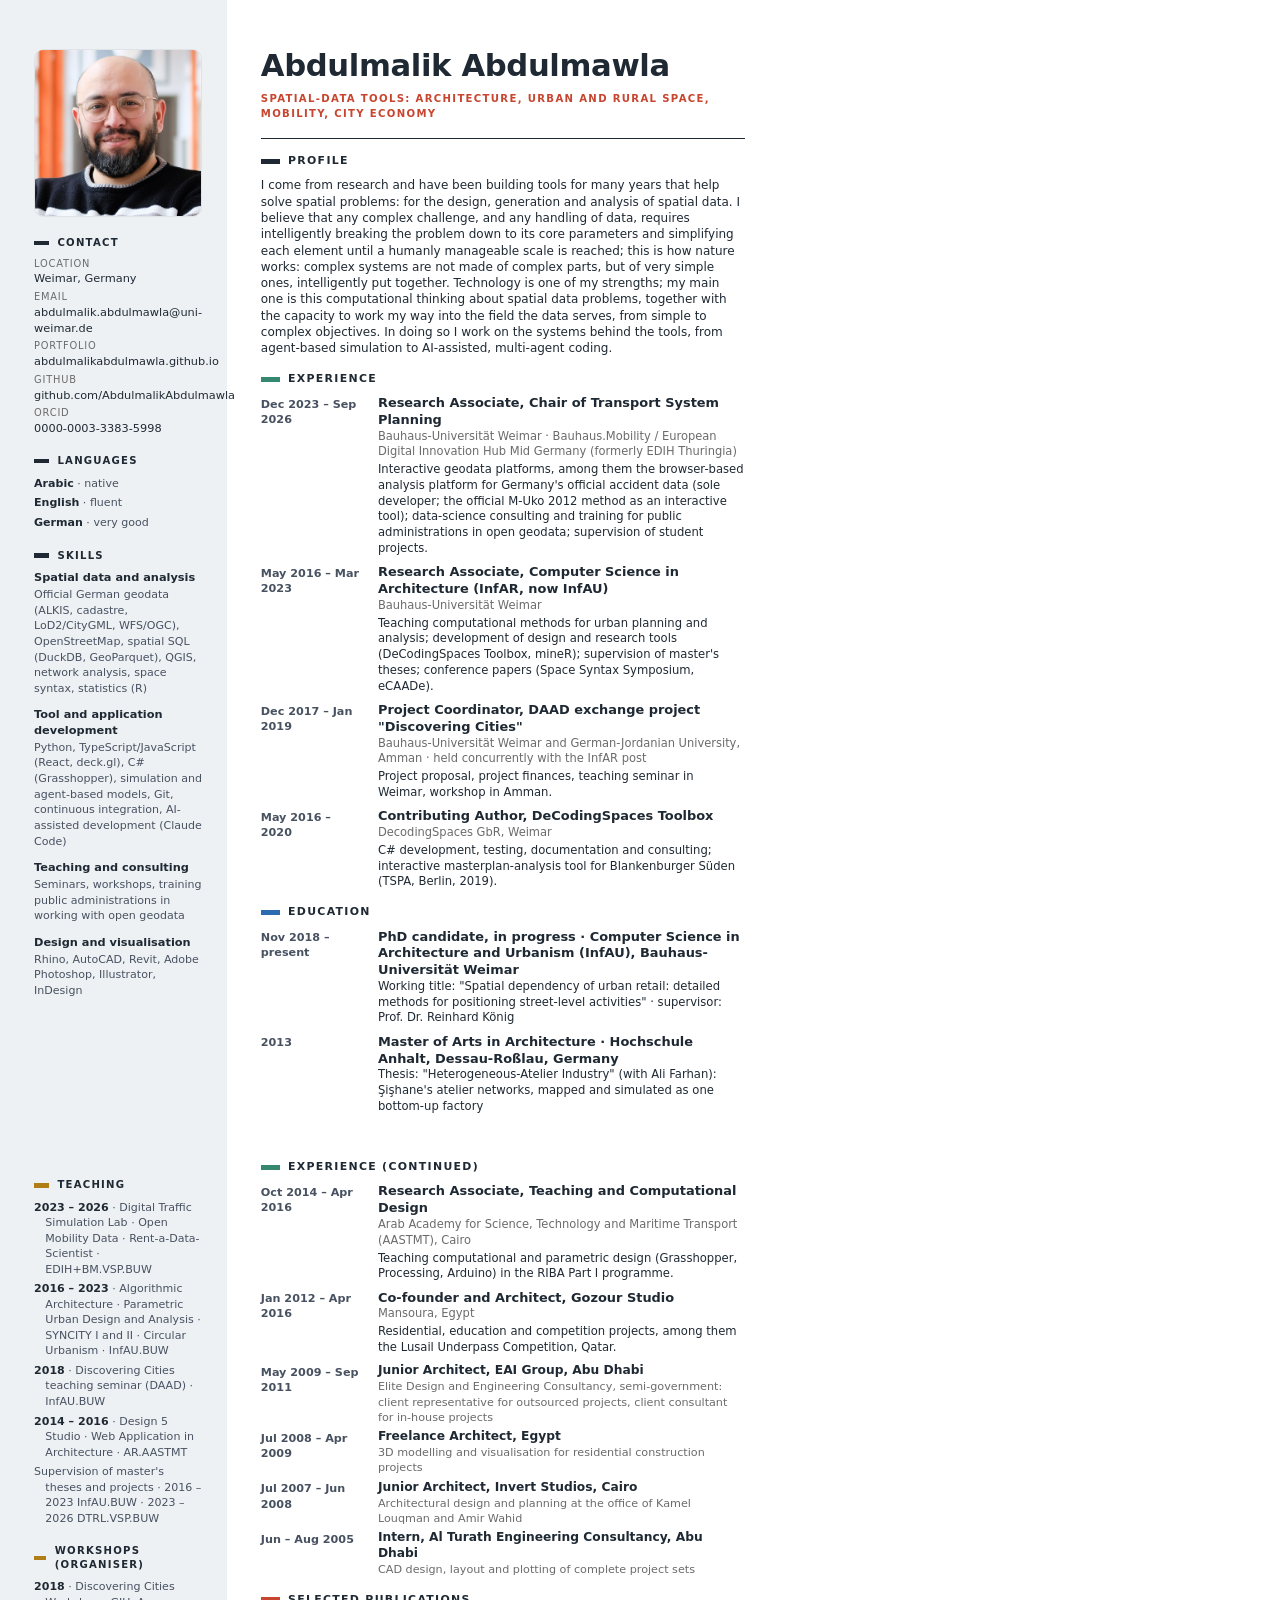
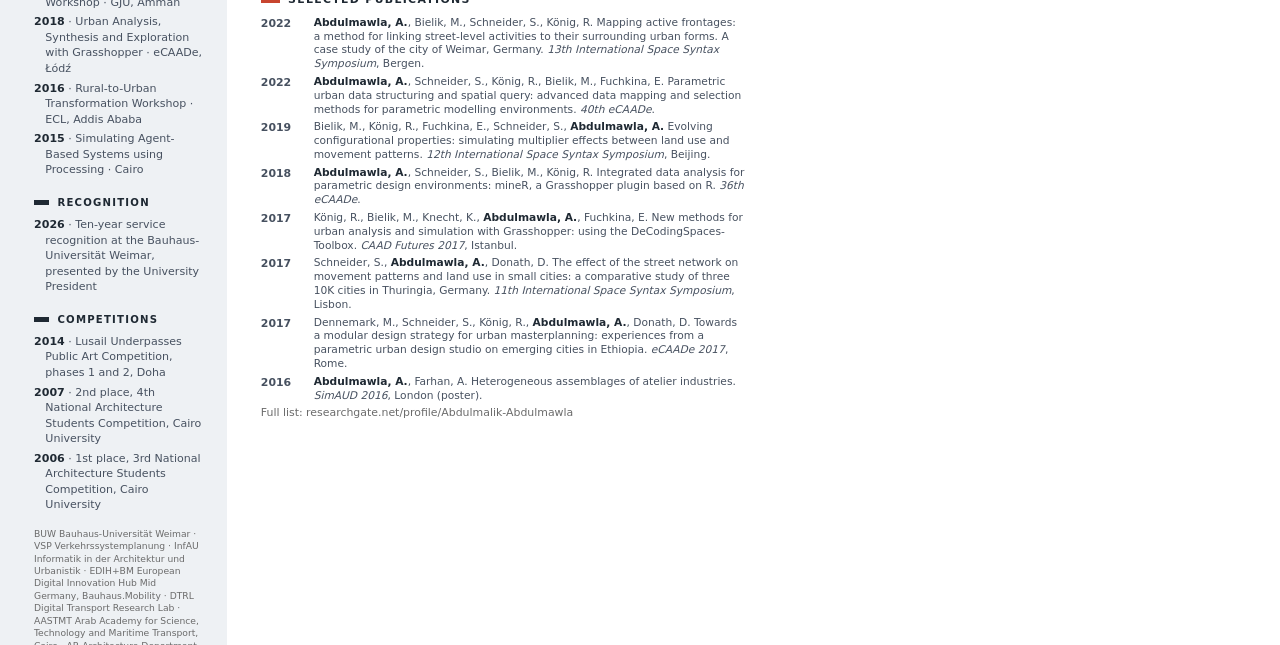
<file: cv/cv.html>
<!DOCTYPE html>
<html lang="en">
<head>
<meta charset="UTF-8" />
<title>Abdulmawla-CV</title>
<style>
  /* ============================================================
     CV v2 (2026-09), English mirror of lebenslauf.html: sidebar
     layout, two fixed A4 pages, the site's muted-Bauhaus tokens
     used lightly. Keep the CSS identical to the German file.
     Public file: no phone, no home address; PhD always "in progress".
     ============================================================ */
  @page { size: A4; margin: 0; }
  * { box-sizing: border-box; margin: 0; padding: 0; }
  html { -webkit-print-color-adjust: exact; print-color-adjust: exact; }
  :root {
    --ink: #1f2933; --ink-soft: #475160; --muted: #6b6b6b;
    --hair: #dfe3e8; --side-bg: #eef1f4;
    --blue: #2b6cb0; --red: #c8452f; --green: #35876f; --ochre: #b07d16;
    --font: "Segoe UI Variable Text", "Segoe UI", system-ui, Roboto, Arial, sans-serif;
    --display: "Segoe UI Variable Display", "Segoe UI", system-ui, Arial, sans-serif;
  }
  body { font-family: var(--font); color: var(--ink); font-size: 9.2pt; line-height: 1.36; }
  a { color: inherit; text-decoration: none; }

  .page {
    width: 210mm; height: 297mm; overflow: hidden;
    display: grid; grid-template-columns: 60mm 1fr;
  }
  .page + .page { break-before: page; }
  .side { background: var(--side-bg); padding: 13mm 6.5mm 10mm 9mm; }
  .main { padding: 13mm 13mm 10mm 9mm; position: relative; }
  .page + .page .main, .page + .page .side { padding-top: 10mm; }

  h1 {
    font-family: var(--display); font-size: 23pt; font-weight: 700;
    letter-spacing: -.012em; line-height: 1.08; margin-bottom: 2.2mm;
  }
  .eyebrow {
    color: var(--red); font-weight: 700; font-size: 7.6pt; letter-spacing: .13em;
    text-transform: uppercase; line-height: 1.5; margin-bottom: 4.5mm;
  }
  .hair { border: 0; border-top: .35mm solid var(--ink); margin: 0 0 4mm; }

  h2 {
    font-size: 8.2pt; font-weight: 700; letter-spacing: .12em; text-transform: uppercase;
    color: var(--ink); display: flex; align-items: center; gap: 2.2mm;
    margin: 4mm 0 2.2mm;
  }
  h2::before { content: ""; width: 5mm; height: 1.4mm; background: var(--mark, var(--ink)); }
  h2.first { margin-top: 0; }
  .side h2 { font-size: 7.6pt; margin: 4.8mm 0 2mm; }
  .side h2::before { width: 4mm; height: 1.2mm; }

  .portrait {
    width: 44.5mm; height: 44.5mm; object-fit: cover; display: block;
    border-radius: 2.5mm; border: .3mm solid var(--hair); margin-bottom: 5mm;
  }
  .side p { font-size: 8.5pt; line-height: 1.42; margin-bottom: 1.2mm; }
  .side .k { color: var(--muted); font-size: 7.4pt; text-transform: uppercase; letter-spacing: .08em; display: block; line-height: 1.3; }
  .side .group { margin-bottom: 2.8mm; }
  .side .group b { display: block; font-size: 8.5pt; margin-bottom: .4mm; }
  .side .group p { font-size: 8.3pt; color: var(--ink-soft); }
  .side ul { list-style: none; }
  .side li { font-size: 8.3pt; line-height: 1.4; color: var(--ink-soft); margin-bottom: 1.1mm; padding-left: 3mm; text-indent: -3mm; }
  .side li b { color: var(--ink); }
  .side .legend { font-size: 6.9pt; line-height: 1.35; color: var(--muted); margin-top: 4mm; }

  .summary { font-size: 9pt; line-height: 1.36; color: var(--ink); margin-bottom: 1mm; }
  .summary.conviction { margin-bottom: 2.2mm; }
  .row { display: grid; grid-template-columns: 27mm 1fr; column-gap: 4mm; margin-bottom: 2mm; break-inside: avoid; }
  .row.tight { margin-bottom: 1.1mm; }
  .date { color: var(--ink-soft); font-weight: 700; font-size: 8.4pt; padding-top: .45mm; line-height: 1.35; }
  .role { display: block; font-size: 9.7pt; font-weight: 700; line-height: 1.3; }
  .org { color: var(--muted); font-size: 8.6pt; margin-bottom: .6mm; }
  .txt { font-size: 8.7pt; color: var(--ink); }
  .row.tight .role { font-size: 9.2pt; }
  .row.tight .org { margin-bottom: 0; font-size: 8.4pt; }

  .pub { display: grid; grid-template-columns: 11mm 1fr; column-gap: 3mm; margin-bottom: 1mm; break-inside: avoid; }
  .pub .y { color: var(--ink-soft); font-weight: 700; font-size: 8.2pt; padding-top: .3mm; }
  .pub p { font-size: 8pt; line-height: 1.3; color: var(--ink-soft); }
  .pub p b { color: var(--ink); font-weight: 600; }
  .more { color: var(--muted); font-size: 8.2pt; margin-top: 1mm; }

  .foot {
    position: absolute; left: 9mm; right: 13mm; bottom: 7mm;
    padding-top: 1.6mm; border-top: .25mm solid var(--hair);
    color: #9aa3ad; font-size: 7.6pt; display: flex; justify-content: space-between;
  }
</style>
</head>
<body>

<!-- ======================= PAGE 1 ======================= -->
<section class="page">
  <aside class="side">
    <img class="portrait" src="../assets/portrait.jpg" alt="Abdulmalik Abdulmawla" />

    <h2 class="first">Contact</h2>
    <p><span class="k">Location</span>Weimar, Germany</p>
    <p><span class="k">Email</span>abdulmalik.abdulmawla@uni-weimar.de</p>
    <p><span class="k">Portfolio</span>abdulmalikabdulmawla.github.io</p>
    <p><span class="k">GitHub</span>github.com/AbdulmalikAbdulmawla</p>
    <p><span class="k">ORCID</span>0000-0003-3383-5998</p>

    <h2>Languages</h2>
    <ul>
      <li><b>Arabic</b> · native</li>
      <li><b>English</b> · fluent</li>
      <li><b>German</b> · very good</li>
    </ul>

    <h2>Skills</h2>
    <div class="group">
      <b>Spatial data and analysis</b>
      <p>Official German geodata (ALKIS, cadastre, LoD2/CityGML, WFS/OGC), OpenStreetMap, spatial SQL (DuckDB, GeoParquet), QGIS, network analysis, space syntax, statistics (R)</p>
    </div>
    <div class="group">
      <b>Tool and application development</b>
      <p>Python, TypeScript/JavaScript (React, deck.gl), C# (Grasshopper), simulation and agent-based models, Git, continuous integration, AI-assisted development (Claude Code)</p>
    </div>
    <div class="group">
      <b>Teaching and consulting</b>
      <p>Seminars, workshops, training public administrations in working with open geodata</p>
    </div>
    <div class="group">
      <b>Design and visualisation</b>
      <p>Rhino, AutoCAD, Revit, Adobe Photoshop, Illustrator, InDesign</p>
    </div>
  </aside>

  <main class="main">
    <h1>Abdulmalik Abdulmawla</h1>
    <p class="eyebrow">Spatial-data tools: architecture, urban and rural space, mobility, city economy</p>
    <hr class="hair" />

    <h2 class="first">Profile</h2>
    <p class="summary">I come from research and have been building tools for many years that help solve spatial problems: for the design, generation and analysis of spatial data. I believe that any complex challenge, and any handling of data, requires intelligently breaking the problem down to its core parameters and simplifying each element until a humanly manageable scale is reached; this is how nature works: complex systems are not made of complex parts, but of very simple ones, intelligently put together. Technology is one of my strengths; my main one is this computational thinking about spatial data problems, together with the capacity to work my way into the field the data serves, from simple to complex objectives. In doing so I work on the systems behind the tools, from agent-based simulation to AI-assisted, multi-agent coding.</p>

    <h2 style="--mark: var(--green)">Experience</h2>

    <div class="row">
      <span class="date">Dec 2023 – Sep 2026</span>
      <div>
        <span class="role">Research Associate, Chair of Transport System Planning</span>
        <p class="org">Bauhaus-Universität Weimar · Bauhaus.Mobility / European Digital Innovation Hub Mid Germany (formerly EDIH Thuringia)</p>
        <p class="txt">Interactive geodata platforms, among them the browser-based analysis platform for Germany's official accident data (sole developer; the official M-Uko 2012 method as an interactive tool); data-science consulting and training for public administrations in open geodata; supervision of student projects.</p>
      </div>
    </div>

    <div class="row">
      <span class="date">May 2016 – Mar 2023</span>
      <div>
        <span class="role">Research Associate, Computer Science in Architecture (InfAR, now InfAU)</span>
        <p class="org">Bauhaus-Universität Weimar</p>
        <p class="txt">Teaching computational methods for urban planning and analysis; development of design and research tools (DeCodingSpaces Toolbox, mineR); supervision of master's theses; conference papers (Space Syntax Symposium, eCAADe).</p>
      </div>
    </div>

    <div class="row">
      <span class="date">Dec 2017 – Jan 2019</span>
      <div>
        <span class="role">Project Coordinator, DAAD exchange project "Discovering Cities"</span>
        <p class="org">Bauhaus-Universität Weimar and German-Jordanian University, Amman · held concurrently with the InfAR post</p>
        <p class="txt">Project proposal, project finances, teaching seminar in Weimar, workshop in Amman.</p>
      </div>
    </div>

    <div class="row">
      <span class="date">May 2016 – 2020</span>
      <div>
        <span class="role">Contributing Author, DeCodingSpaces Toolbox</span>
        <p class="org">DecodingSpaces GbR, Weimar</p>
        <p class="txt">C# development, testing, documentation and consulting; interactive masterplan-analysis tool for Blankenburger Süden (TSPA, Berlin, 2019).</p>
      </div>
    </div>

    <h2 style="--mark: var(--blue)">Education</h2>
    <div class="row">
      <span class="date">Nov 2018 – present</span>
      <div>
        <span class="role">PhD candidate, in progress · Computer Science in Architecture and Urbanism (InfAU), Bauhaus-Universität Weimar</span>
        <p class="txt">Working title: "Spatial dependency of urban retail: detailed methods for positioning street-level activities" · supervisor: Prof. Dr. Reinhard König</p>
      </div>
    </div>
    <div class="row">
      <span class="date">2013</span>
      <div>
        <span class="role">Master of Arts in Architecture · Hochschule Anhalt, Dessau-Roßlau, Germany</span>
        <p class="txt">Thesis: "Heterogeneous-Atelier Industry" (with Ali Farhan): Şişhane's atelier networks, mapped and simulated as one bottom-up factory</p>
      </div>
    </div>
    <div class="row">
      <span class="date">2007</span>
      <div>
        <span class="role">BSc Architecture and Engineering · Mansoura University, Egypt</span>
      </div>
    </div>

    <p class="foot"><span>Abdulmalik Abdulmawla · CV</span><span>Page 1 of 2</span></p>
  </main>
</section>

<!-- ======================= PAGE 2 ======================= -->
<section class="page">
  <aside class="side">
    <h2 class="first" style="--mark: var(--ochre)">Teaching</h2>
    <ul>
      <li><b>2023 – 2026</b> · Digital Traffic Simulation Lab · Open Mobility Data · Rent-a-Data-Scientist · EDIH+BM.VSP.BUW</li>
      <li><b>2016 – 2023</b> · Algorithmic Architecture · Parametric Urban Design and Analysis · SYNCITY I and II · Circular Urbanism · InfAU.BUW</li>
      <li><b>2018</b> · Discovering Cities teaching seminar (DAAD) · InfAU.BUW</li>
      <li><b>2014 – 2016</b> · Design 5 Studio · Web Application in Architecture · AR.AASTMT</li>
      <li>Supervision of master's theses and projects · 2016 – 2023 InfAU.BUW · 2023 – 2026 DTRL.VSP.BUW</li>
    </ul>

    <h2 style="--mark: var(--ochre)">Workshops (organiser)</h2>
    <ul>
      <li><b>2018</b> · Discovering Cities Workshop · GJU, Amman</li>
      <li><b>2018</b> · Urban Analysis, Synthesis and Exploration with Grasshopper · eCAADe, Łódź</li>
      <li><b>2016</b> · Rural-to-Urban Transformation Workshop · ECL, Addis Ababa</li>
      <li><b>2015</b> · Simulating Agent-Based Systems using Processing · Cairo</li>
    </ul>

    <h2>Recognition</h2>
    <ul>
      <li><b>2026</b> · Ten-year service recognition at the Bauhaus-Universität Weimar, presented by the University President</li>
    </ul>

    <h2>Competitions</h2>
    <ul>
      <li><b>2014</b> · Lusail Underpasses Public Art Competition, phases 1 and 2, Doha</li>
      <li><b>2007</b> · 2nd place, 4th National Architecture Students Competition, Cairo University</li>
      <li><b>2006</b> · 1st place, 3rd National Architecture Students Competition, Cairo University</li>
    </ul>
    <p class="legend">BUW Bauhaus-Universität Weimar · VSP Verkehrssystemplanung · InfAU Informatik in der Architektur und Urbanistik · EDIH+BM European Digital Innovation Hub Mid Germany, Bauhaus.Mobility · DTRL Digital Transport Research Lab · AASTMT Arab Academy for Science, Technology and Maritime Transport, Cairo · AR Architecture Department · GJU German-Jordanian University · ECL Emerging City Lab</p>
  </aside>

  <main class="main">
    <h2 class="first" style="--mark: var(--green)">Experience (continued)</h2>

    <div class="row">
      <span class="date">Oct 2014 – Apr 2016</span>
      <div>
        <span class="role">Research Associate, Teaching and Computational Design</span>
        <p class="org">Arab Academy for Science, Technology and Maritime Transport (AASTMT), Cairo</p>
        <p class="txt">Teaching computational and parametric design (Grasshopper, Processing, Arduino) in the RIBA Part I programme.</p>
      </div>
    </div>
    <div class="row">
      <span class="date">Jan 2012 – Apr 2016</span>
      <div>
        <span class="role">Co-founder and Architect, Gozour Studio</span>
        <p class="org">Mansoura, Egypt</p>
        <p class="txt">Residential, education and competition projects, among them the Lusail Underpass Competition, Qatar.</p>
      </div>
    </div>
    <div class="row tight">
      <span class="date">May 2009 – Sep 2011</span>
      <div>
        <span class="role">Junior Architect, EAI Group, Abu Dhabi</span>
        <p class="org">Elite Design and Engineering Consultancy, semi-government: client representative for outsourced projects, client consultant for in-house projects</p>
      </div>
    </div>
    <div class="row tight">
      <span class="date">Jul 2008 – Apr 2009</span>
      <div>
        <span class="role">Freelance Architect, Egypt</span>
        <p class="org">3D modelling and visualisation for residential construction projects</p>
      </div>
    </div>
    <div class="row tight">
      <span class="date">Jul 2007 – Jun 2008</span>
      <div>
        <span class="role">Junior Architect, Invert Studios, Cairo</span>
        <p class="org">Architectural design and planning at the office of Kamel Louqman and Amir Wahid</p>
      </div>
    </div>
    <div class="row tight">
      <span class="date">Jun – Aug 2005</span>
      <div>
        <span class="role">Intern, Al Turath Engineering Consultancy, Abu Dhabi</span>
        <p class="org">CAD design, layout and plotting of complete project sets</p>
      </div>
    </div>

    <h2 style="--mark: var(--red)">Selected publications</h2>
    <div class="pub"><span class="y">2022</span><p><b>Abdulmawla, A.</b>, Bielik, M., Schneider, S., König, R. Mapping active frontages: a method for linking street-level activities to their surrounding urban forms. A case study of the city of Weimar, Germany. <em>13th International Space Syntax Symposium</em>, Bergen.</p></div>
    <div class="pub"><span class="y">2022</span><p><b>Abdulmawla, A.</b>, Schneider, S., König, R., Bielik, M., Fuchkina, E. Parametric urban data structuring and spatial query: advanced data mapping and selection methods for parametric modelling environments. <em>40th eCAADe</em>.</p></div>
    <div class="pub"><span class="y">2019</span><p>Bielik, M., König, R., Fuchkina, E., Schneider, S., <b>Abdulmawla, A.</b> Evolving configurational properties: simulating multiplier effects between land use and movement patterns. <em>12th International Space Syntax Symposium</em>, Beijing.</p></div>
    <div class="pub"><span class="y">2018</span><p><b>Abdulmawla, A.</b>, Schneider, S., Bielik, M., König, R. Integrated data analysis for parametric design environments: mineR, a Grasshopper plugin based on R. <em>36th eCAADe</em>.</p></div>
    <div class="pub"><span class="y">2017</span><p>König, R., Bielik, M., Knecht, K., <b>Abdulmawla, A.</b>, Fuchkina, E. New methods for urban analysis and simulation with Grasshopper: using the DeCodingSpaces-Toolbox. <em>CAAD Futures 2017</em>, Istanbul.</p></div>
    <div class="pub"><span class="y">2017</span><p>Schneider, S., <b>Abdulmawla, A.</b>, Donath, D. The effect of the street network on movement patterns and land use in small cities: a comparative study of three 10K cities in Thuringia, Germany. <em>11th International Space Syntax Symposium</em>, Lisbon.</p></div>
    <div class="pub"><span class="y">2017</span><p>Dennemark, M., Schneider, S., König, R., <b>Abdulmawla, A.</b>, Donath, D. Towards a modular design strategy for urban masterplanning: experiences from a parametric urban design studio on emerging cities in Ethiopia. <em>eCAADe 2017</em>, Rome.</p></div>
    <div class="pub"><span class="y">2016</span><p><b>Abdulmawla, A.</b>, Farhan, A. Heterogeneous assemblages of atelier industries. <em>SimAUD 2016</em>, London (poster).</p></div>
    <p class="more">Full list: researchgate.net/profile/Abdulmalik-Abdulmawla</p>

    <p class="foot"><span>Abdulmalik Abdulmawla · September 2026 · abdulmalikabdulmawla.github.io</span><span>Page 2 of 2</span></p>
  </main>
</section>

</body>
</html>
</file>
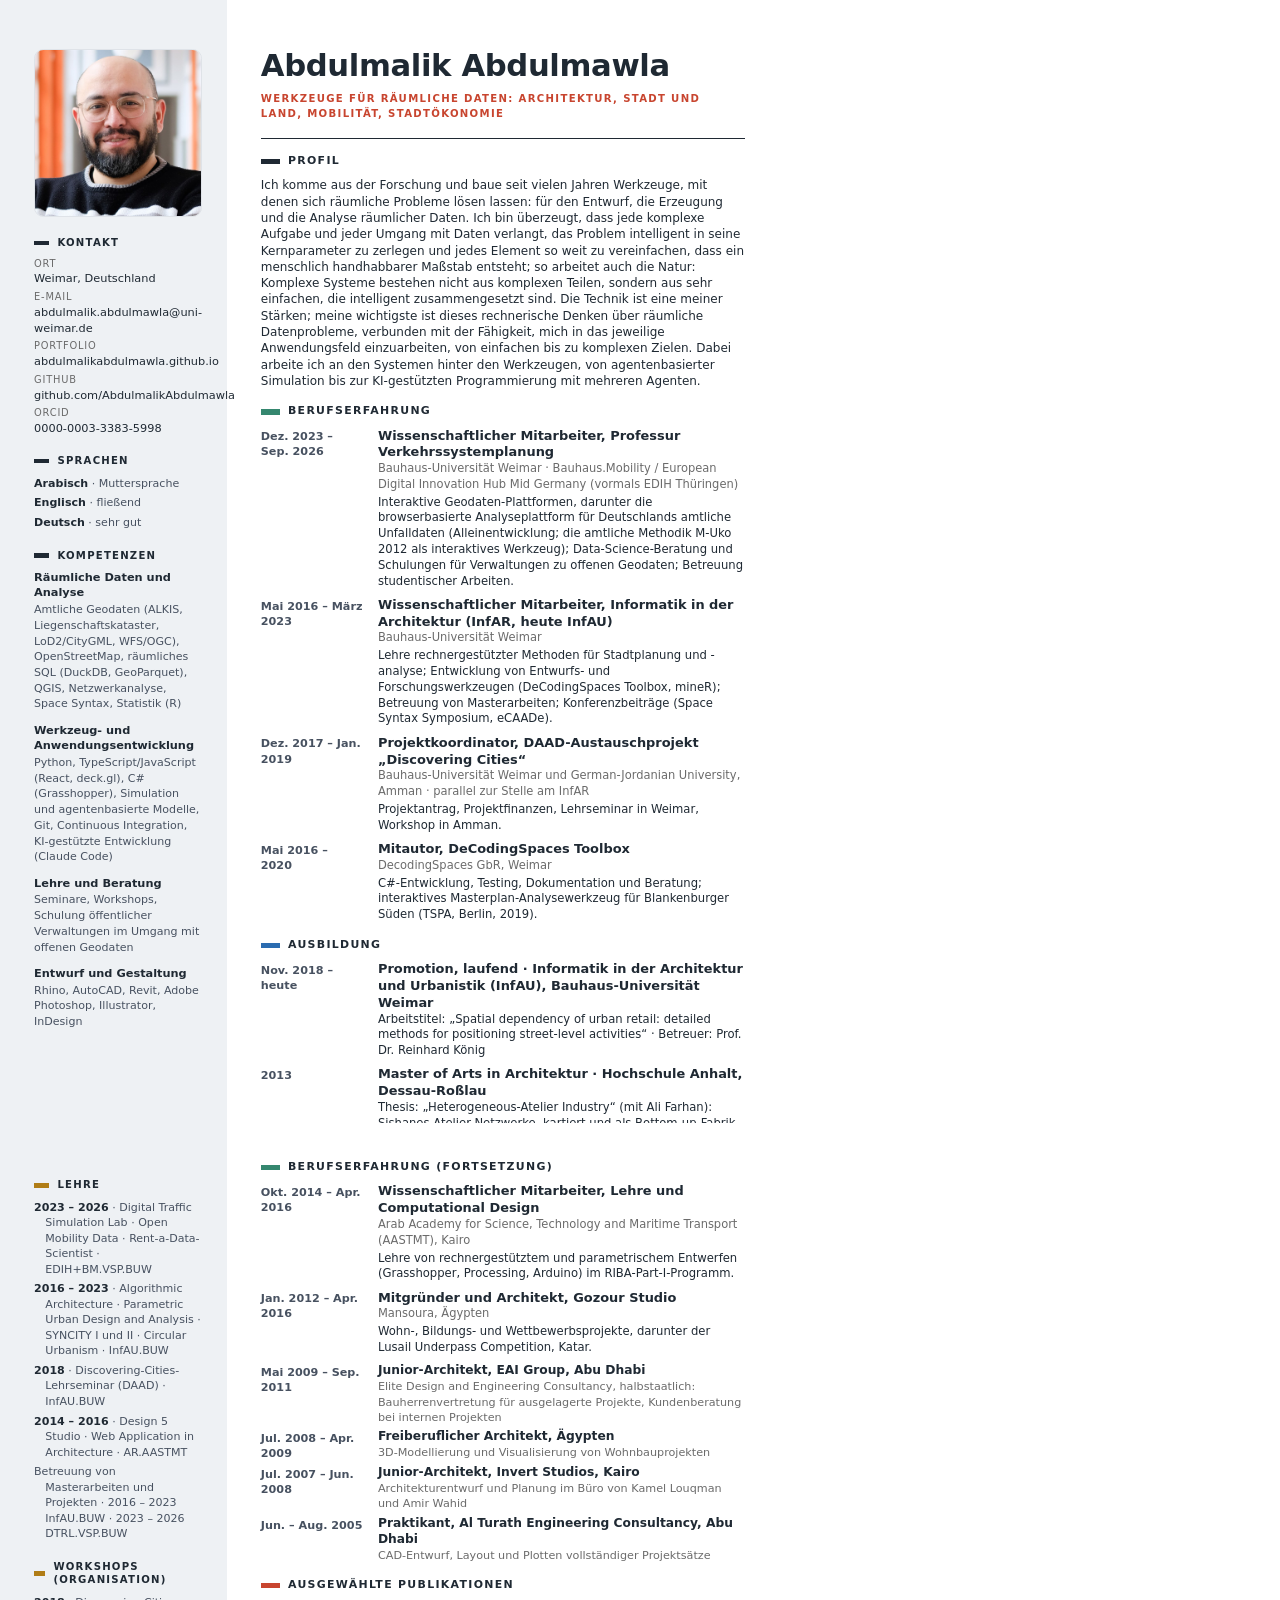
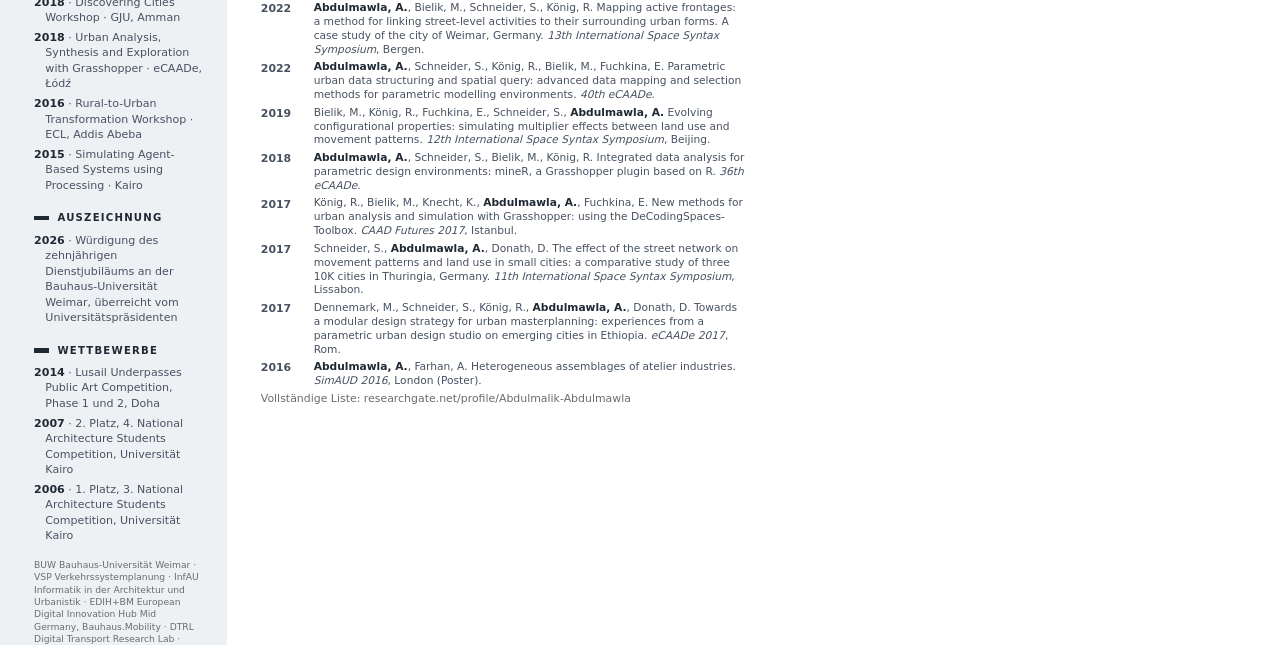
<file: cv/lebenslauf.html>
<!DOCTYPE html>
<html lang="de">
<head>
<meta charset="UTF-8" />
<title>Abdulmawla-Lebenslauf</title>
<style>
  /* ============================================================
     Lebenslauf v2 (2026-09) — sidebar layout, two fixed A4 pages.
     Borrows the site's muted-Bauhaus tokens (styles.css) lightly:
     ink/muted greys, the four category colours as section marks,
     Segoe UI Variable for the name. No em-dashes anywhere.
     Public file: no phone, no home address; PhD always "laufend".
     ============================================================ */
  @page { size: A4; margin: 0; }
  * { box-sizing: border-box; margin: 0; padding: 0; }
  html { -webkit-print-color-adjust: exact; print-color-adjust: exact; }
  :root {
    --ink: #1f2933; --ink-soft: #475160; --muted: #6b6b6b;
    --hair: #dfe3e8; --side-bg: #eef1f4;
    --blue: #2b6cb0; --red: #c8452f; --green: #35876f; --ochre: #b07d16;
    --font: "Segoe UI Variable Text", "Segoe UI", system-ui, Roboto, Arial, sans-serif;
    --display: "Segoe UI Variable Display", "Segoe UI", system-ui, Arial, sans-serif;
  }
  body { font-family: var(--font); color: var(--ink); font-size: 9.2pt; line-height: 1.36; }
  a { color: inherit; text-decoration: none; }

  .page {
    width: 210mm; height: 297mm; overflow: hidden;
    display: grid; grid-template-columns: 60mm 1fr;
  }
  .page + .page { break-before: page; }
  .side { background: var(--side-bg); padding: 13mm 6.5mm 10mm 9mm; }
  .main { padding: 13mm 13mm 10mm 9mm; position: relative; }
  .page + .page .main, .page + .page .side { padding-top: 10mm; }

  /* ---- header (page 1, main column) ---- */
  h1 {
    font-family: var(--display); font-size: 23pt; font-weight: 700;
    letter-spacing: -.012em; line-height: 1.08; margin-bottom: 2.2mm;
  }
  .eyebrow {
    color: var(--red); font-weight: 700; font-size: 7.6pt; letter-spacing: .13em;
    text-transform: uppercase; line-height: 1.5; margin-bottom: 4.5mm;
  }
  .hair { border: 0; border-top: .35mm solid var(--ink); margin: 0 0 4mm; }

  /* ---- section headings: small caps + category mark ---- */
  h2 {
    font-size: 8.2pt; font-weight: 700; letter-spacing: .12em; text-transform: uppercase;
    color: var(--ink); display: flex; align-items: center; gap: 2.2mm;
    margin: 4mm 0 2.2mm;
  }
  h2::before { content: ""; width: 5mm; height: 1.4mm; background: var(--mark, var(--ink)); }
  h2.first { margin-top: 0; }
  .side h2 { font-size: 7.6pt; margin: 4.8mm 0 2mm; }
  .side h2::before { width: 4mm; height: 1.2mm; }

  /* ---- sidebar ---- */
  .portrait {
    width: 44.5mm; height: 44.5mm; object-fit: cover; display: block;
    border-radius: 2.5mm; border: .3mm solid var(--hair); margin-bottom: 5mm;
  }
  .side p { font-size: 8.5pt; line-height: 1.42; margin-bottom: 1.2mm; }
  .side .k { color: var(--muted); font-size: 7.4pt; text-transform: uppercase; letter-spacing: .08em; display: block; line-height: 1.3; }
  .side .group { margin-bottom: 2.8mm; }
  .side .group b { display: block; font-size: 8.5pt; margin-bottom: .4mm; }
  .side .group p { font-size: 8.3pt; color: var(--ink-soft); }
  .side ul { list-style: none; }
  .side li { font-size: 8.3pt; line-height: 1.4; color: var(--ink-soft); margin-bottom: 1.1mm; padding-left: 3mm; text-indent: -3mm; }
  .side li b { color: var(--ink); }
  .side .legend { font-size: 6.9pt; line-height: 1.35; color: var(--muted); margin-top: 4mm; }

  /* ---- main column ---- */
  .summary { font-size: 9pt; line-height: 1.36; color: var(--ink); margin-bottom: 1mm; }
  .summary.conviction { margin-bottom: 2.2mm; }
  .row { display: grid; grid-template-columns: 27mm 1fr; column-gap: 4mm; margin-bottom: 2mm; break-inside: avoid; }
  .row.tight { margin-bottom: 1.1mm; }
  .date { color: var(--ink-soft); font-weight: 700; font-size: 8.4pt; padding-top: .45mm; line-height: 1.35; }
  .role { display: block; font-size: 9.7pt; font-weight: 700; line-height: 1.3; }
  .org { color: var(--muted); font-size: 8.6pt; margin-bottom: .6mm; }
  .txt { font-size: 8.7pt; color: var(--ink); }
  .row.tight .role { font-size: 9.2pt; }
  .row.tight .org { margin-bottom: 0; font-size: 8.4pt; }

  .pub { display: grid; grid-template-columns: 11mm 1fr; column-gap: 3mm; margin-bottom: 1mm; break-inside: avoid; }
  .pub .y { color: var(--ink-soft); font-weight: 700; font-size: 8.2pt; padding-top: .3mm; }
  .pub p { font-size: 8pt; line-height: 1.3; color: var(--ink-soft); }
  .pub p b { color: var(--ink); font-weight: 600; }
  .more { color: var(--muted); font-size: 8.2pt; margin-top: 1mm; }

  .foot {
    position: absolute; left: 9mm; right: 13mm; bottom: 7mm;
    padding-top: 1.6mm; border-top: .25mm solid var(--hair);
    color: #9aa3ad; font-size: 7.6pt; display: flex; justify-content: space-between;
  }
</style>
</head>
<body>

<!-- ======================= SEITE 1 ======================= -->
<section class="page">
  <aside class="side">
    <img class="portrait" src="../assets/portrait.jpg" alt="Abdulmalik Abdulmawla" />

    <h2 class="first">Kontakt</h2>
    <p><span class="k">Ort</span>Weimar, Deutschland</p>
    <p><span class="k">E-Mail</span>abdulmalik.abdulmawla@uni-weimar.de</p>
    <p><span class="k">Portfolio</span>abdulmalikabdulmawla.github.io</p>
    <p><span class="k">GitHub</span>github.com/AbdulmalikAbdulmawla</p>
    <p><span class="k">ORCID</span>0000-0003-3383-5998</p>

    <h2>Sprachen</h2>
    <ul>
      <li><b>Arabisch</b> · Muttersprache</li>
      <li><b>Englisch</b> · fließend</li>
      <li><b>Deutsch</b> · sehr gut</li>
    </ul>

    <h2>Kompetenzen</h2>
    <div class="group">
      <b>Räumliche Daten und Analyse</b>
      <p>Amtliche Geodaten (ALKIS, Liegenschaftskataster, LoD2/CityGML, WFS/OGC), OpenStreetMap, räumliches SQL (DuckDB, GeoParquet), QGIS, Netzwerkanalyse, Space Syntax, Statistik (R)</p>
    </div>
    <div class="group">
      <b>Werkzeug- und Anwendungsentwicklung</b>
      <p>Python, TypeScript/JavaScript (React, deck.gl), C# (Grasshopper), Simulation und agentenbasierte Modelle, Git, Continuous Integration, KI-gestützte Entwicklung (Claude Code)</p>
    </div>
    <div class="group">
      <b>Lehre und Beratung</b>
      <p>Seminare, Workshops, Schulung öffentlicher Verwaltungen im Umgang mit offenen Geodaten</p>
    </div>
    <div class="group">
      <b>Entwurf und Gestaltung</b>
      <p>Rhino, AutoCAD, Revit, Adobe Photoshop, Illustrator, InDesign</p>
    </div>
  </aside>

  <main class="main">
    <h1>Abdulmalik Abdulmawla</h1>
    <p class="eyebrow">Werkzeuge für räumliche Daten: Architektur, Stadt und Land, Mobilität, Stadtökonomie</p>
    <hr class="hair" />

    <h2 class="first">Profil</h2>
    <p class="summary">Ich komme aus der Forschung und baue seit vielen Jahren Werkzeuge, mit denen sich räumliche Probleme lösen lassen: für den Entwurf, die Erzeugung und die Analyse räumlicher Daten. Ich bin überzeugt, dass jede komplexe Aufgabe und jeder Umgang mit Daten verlangt, das Problem intelligent in seine Kernparameter zu zerlegen und jedes Element so weit zu vereinfachen, dass ein menschlich handhabbarer Maßstab entsteht; so arbeitet auch die Natur: Komplexe Systeme bestehen nicht aus komplexen Teilen, sondern aus sehr einfachen, die intelligent zusammengesetzt sind. Die Technik ist eine meiner Stärken; meine wichtigste ist dieses rechnerische Denken über räumliche Datenprobleme, verbunden mit der Fähigkeit, mich in das jeweilige Anwendungsfeld einzuarbeiten, von einfachen bis zu komplexen Zielen. Dabei arbeite ich an den Systemen hinter den Werkzeugen, von agentenbasierter Simulation bis zur KI-gestützten Programmierung mit mehreren Agenten.</p>

    <h2 style="--mark: var(--green)">Berufserfahrung</h2>

    <div class="row">
      <span class="date">Dez. 2023 – Sep. 2026</span>
      <div>
        <span class="role">Wissenschaftlicher Mitarbeiter, Professur Verkehrssystemplanung</span>
        <p class="org">Bauhaus-Universität Weimar · Bauhaus.Mobility / European Digital Innovation Hub Mid Germany (vormals EDIH Thüringen)</p>
        <p class="txt">Interaktive Geodaten-Plattformen, darunter die browserbasierte Analyseplattform für Deutschlands amtliche Unfalldaten (Alleinentwicklung; die amtliche Methodik M-Uko 2012 als interaktives Werkzeug); Data-Science-Beratung und Schulungen für Verwaltungen zu offenen Geodaten; Betreuung studentischer Arbeiten.</p>
      </div>
    </div>

    <div class="row">
      <span class="date">Mai 2016 – März 2023</span>
      <div>
        <span class="role">Wissenschaftlicher Mitarbeiter, Informatik in der Architektur (InfAR, heute InfAU)</span>
        <p class="org">Bauhaus-Universität Weimar</p>
        <p class="txt">Lehre rechnergestützter Methoden für Stadtplanung und -analyse; Entwicklung von Entwurfs- und Forschungswerkzeugen (DeCodingSpaces Toolbox, mineR); Betreuung von Masterarbeiten; Konferenzbeiträge (Space Syntax Symposium, eCAADe).</p>
      </div>
    </div>

    <div class="row">
      <span class="date">Dez. 2017 – Jan. 2019</span>
      <div>
        <span class="role">Projektkoordinator, DAAD-Austauschprojekt „Discovering Cities“</span>
        <p class="org">Bauhaus-Universität Weimar und German-Jordanian University, Amman · parallel zur Stelle am InfAR</p>
        <p class="txt">Projektantrag, Projektfinanzen, Lehrseminar in Weimar, Workshop in Amman.</p>
      </div>
    </div>

    <div class="row">
      <span class="date">Mai 2016 – 2020</span>
      <div>
        <span class="role">Mitautor, DeCodingSpaces Toolbox</span>
        <p class="org">DecodingSpaces GbR, Weimar</p>
        <p class="txt">C#-Entwicklung, Testing, Dokumentation und Beratung; interaktives Masterplan-Analysewerkzeug für Blankenburger Süden (TSPA, Berlin, 2019).</p>
      </div>
    </div>


    <h2 style="--mark: var(--blue)">Ausbildung</h2>
    <div class="row">
      <span class="date">Nov. 2018 – heute</span>
      <div>
        <span class="role">Promotion, laufend · Informatik in der Architektur und Urbanistik (InfAU), Bauhaus-Universität Weimar</span>
        <p class="txt">Arbeitstitel: „Spatial dependency of urban retail: detailed methods for positioning street-level activities“ · Betreuer: Prof. Dr. Reinhard König</p>
      </div>
    </div>
    <div class="row">
      <span class="date">2013</span>
      <div>
        <span class="role">Master of Arts in Architektur · Hochschule Anhalt, Dessau-Roßlau</span>
        <p class="txt">Thesis: „Heterogeneous-Atelier Industry“ (mit Ali Farhan): Şişhanes Atelier-Netzwerke, kartiert und als Bottom-up-Fabrik simuliert</p>
      </div>
    </div>
    <div class="row">
      <span class="date">2007</span>
      <div>
        <span class="role">B.Sc. Architektur und Ingenieurwesen · Mansoura University, Ägypten</span>
      </div>
    </div>

    <p class="foot"><span>Abdulmalik Abdulmawla · Lebenslauf</span><span>Seite 1 von 2</span></p>
  </main>
</section>

<!-- ======================= SEITE 2 ======================= -->
<section class="page">
  <aside class="side">
    <h2 class="first" style="--mark: var(--ochre)">Lehre</h2>
    <ul>
      <li><b>2023 – 2026</b> · Digital Traffic Simulation Lab · Open Mobility Data · Rent-a-Data-Scientist · EDIH+BM.VSP.BUW</li>
      <li><b>2016 – 2023</b> · Algorithmic Architecture · Parametric Urban Design and Analysis · SYNCITY I und II · Circular Urbanism · InfAU.BUW</li>
      <li><b>2018</b> · Discovering-Cities-Lehrseminar (DAAD) · InfAU.BUW</li>
      <li><b>2014 – 2016</b> · Design 5 Studio · Web Application in Architecture · AR.AASTMT</li>
      <li>Betreuung von Masterarbeiten und Projekten · 2016 – 2023 InfAU.BUW · 2023 – 2026 DTRL.VSP.BUW</li>
    </ul>

    <h2 style="--mark: var(--ochre)">Workshops (Organisation)</h2>
    <ul>
      <li><b>2018</b> · Discovering Cities Workshop · GJU, Amman</li>
      <li><b>2018</b> · Urban Analysis, Synthesis and Exploration with Grasshopper · eCAADe, Łódź</li>
      <li><b>2016</b> · Rural-to-Urban Transformation Workshop · ECL, Addis Abeba</li>
      <li><b>2015</b> · Simulating Agent-Based Systems using Processing · Kairo</li>
    </ul>

    <h2>Auszeichnung</h2>
    <ul>
      <li><b>2026</b> · Würdigung des zehnjährigen Dienstjubiläums an der Bauhaus-Universität Weimar, überreicht vom Universitätspräsidenten</li>
    </ul>

    <h2>Wettbewerbe</h2>
    <ul>
      <li><b>2014</b> · Lusail Underpasses Public Art Competition, Phase 1 und 2, Doha</li>
      <li><b>2007</b> · 2. Platz, 4. National Architecture Students Competition, Universität Kairo</li>
      <li><b>2006</b> · 1. Platz, 3. National Architecture Students Competition, Universität Kairo</li>
    </ul>
    <p class="legend">BUW Bauhaus-Universität Weimar · VSP Verkehrssystemplanung · InfAU Informatik in der Architektur und Urbanistik · EDIH+BM European Digital Innovation Hub Mid Germany, Bauhaus.Mobility · DTRL Digital Transport Research Lab · AASTMT Arab Academy for Science, Technology and Maritime Transport, Kairo · AR Architecture Department · GJU German-Jordanian University · ECL Emerging City Lab</p>
  </aside>

  <main class="main">
    <h2 class="first" style="--mark: var(--green)">Berufserfahrung (Fortsetzung)</h2>
    <div class="row">
      <span class="date">Okt. 2014 – Apr. 2016</span>
      <div>
        <span class="role">Wissenschaftlicher Mitarbeiter, Lehre und Computational Design</span>
        <p class="org">Arab Academy for Science, Technology and Maritime Transport (AASTMT), Kairo</p>
        <p class="txt">Lehre von rechnergestütztem und parametrischem Entwerfen (Grasshopper, Processing, Arduino) im RIBA-Part-I-Programm.</p>
      </div>
    </div>

    <div class="row">
      <span class="date">Jan. 2012 – Apr. 2016</span>
      <div>
        <span class="role">Mitgründer und Architekt, Gozour Studio</span>
        <p class="org">Mansoura, Ägypten</p>
        <p class="txt">Wohn-, Bildungs- und Wettbewerbsprojekte, darunter der Lusail Underpass Competition, Katar.</p>
      </div>
    </div>
    <div class="row tight">
      <span class="date">Mai 2009 – Sep. 2011</span>
      <div>
        <span class="role">Junior-Architekt, EAI Group, Abu Dhabi</span>
        <p class="org">Elite Design and Engineering Consultancy, halbstaatlich: Bauherrenvertretung für ausgelagerte Projekte, Kundenberatung bei internen Projekten</p>
      </div>
    </div>
    <div class="row tight">
      <span class="date">Jul. 2008 – Apr. 2009</span>
      <div>
        <span class="role">Freiberuflicher Architekt, Ägypten</span>
        <p class="org">3D-Modellierung und Visualisierung von Wohnbauprojekten</p>
      </div>
    </div>
    <div class="row tight">
      <span class="date">Jul. 2007 – Jun. 2008</span>
      <div>
        <span class="role">Junior-Architekt, Invert Studios, Kairo</span>
        <p class="org">Architekturentwurf und Planung im Büro von Kamel Louqman und Amir Wahid</p>
      </div>
    </div>
    <div class="row tight">
      <span class="date">Jun. – Aug. 2005</span>
      <div>
        <span class="role">Praktikant, Al Turath Engineering Consultancy, Abu Dhabi</span>
        <p class="org">CAD-Entwurf, Layout und Plotten vollständiger Projektsätze</p>
      </div>
    </div>

    <h2 style="--mark: var(--red)">Ausgewählte Publikationen</h2>
    <div class="pub"><span class="y">2022</span><p><b>Abdulmawla, A.</b>, Bielik, M., Schneider, S., König, R. Mapping active frontages: a method for linking street-level activities to their surrounding urban forms. A case study of the city of Weimar, Germany. <em>13th International Space Syntax Symposium</em>, Bergen.</p></div>
    <div class="pub"><span class="y">2022</span><p><b>Abdulmawla, A.</b>, Schneider, S., König, R., Bielik, M., Fuchkina, E. Parametric urban data structuring and spatial query: advanced data mapping and selection methods for parametric modelling environments. <em>40th eCAADe</em>.</p></div>
    <div class="pub"><span class="y">2019</span><p>Bielik, M., König, R., Fuchkina, E., Schneider, S., <b>Abdulmawla, A.</b> Evolving configurational properties: simulating multiplier effects between land use and movement patterns. <em>12th International Space Syntax Symposium</em>, Beijing.</p></div>
    <div class="pub"><span class="y">2018</span><p><b>Abdulmawla, A.</b>, Schneider, S., Bielik, M., König, R. Integrated data analysis for parametric design environments: mineR, a Grasshopper plugin based on R. <em>36th eCAADe</em>.</p></div>
    <div class="pub"><span class="y">2017</span><p>König, R., Bielik, M., Knecht, K., <b>Abdulmawla, A.</b>, Fuchkina, E. New methods for urban analysis and simulation with Grasshopper: using the DeCodingSpaces-Toolbox. <em>CAAD Futures 2017</em>, Istanbul.</p></div>
    <div class="pub"><span class="y">2017</span><p>Schneider, S., <b>Abdulmawla, A.</b>, Donath, D. The effect of the street network on movement patterns and land use in small cities: a comparative study of three 10K cities in Thuringia, Germany. <em>11th International Space Syntax Symposium</em>, Lissabon.</p></div>
    <div class="pub"><span class="y">2017</span><p>Dennemark, M., Schneider, S., König, R., <b>Abdulmawla, A.</b>, Donath, D. Towards a modular design strategy for urban masterplanning: experiences from a parametric urban design studio on emerging cities in Ethiopia. <em>eCAADe 2017</em>, Rom.</p></div>
    <div class="pub"><span class="y">2016</span><p><b>Abdulmawla, A.</b>, Farhan, A. Heterogeneous assemblages of atelier industries. <em>SimAUD 2016</em>, London (Poster).</p></div>
    <p class="more">Vollständige Liste: researchgate.net/profile/Abdulmalik-Abdulmawla</p>

    <p class="foot"><span>Abdulmalik Abdulmawla · September 2026 · abdulmalikabdulmawla.github.io</span><span>Seite 2 von 2</span></p>
  </main>
</section>

</body>
</html>
</file>
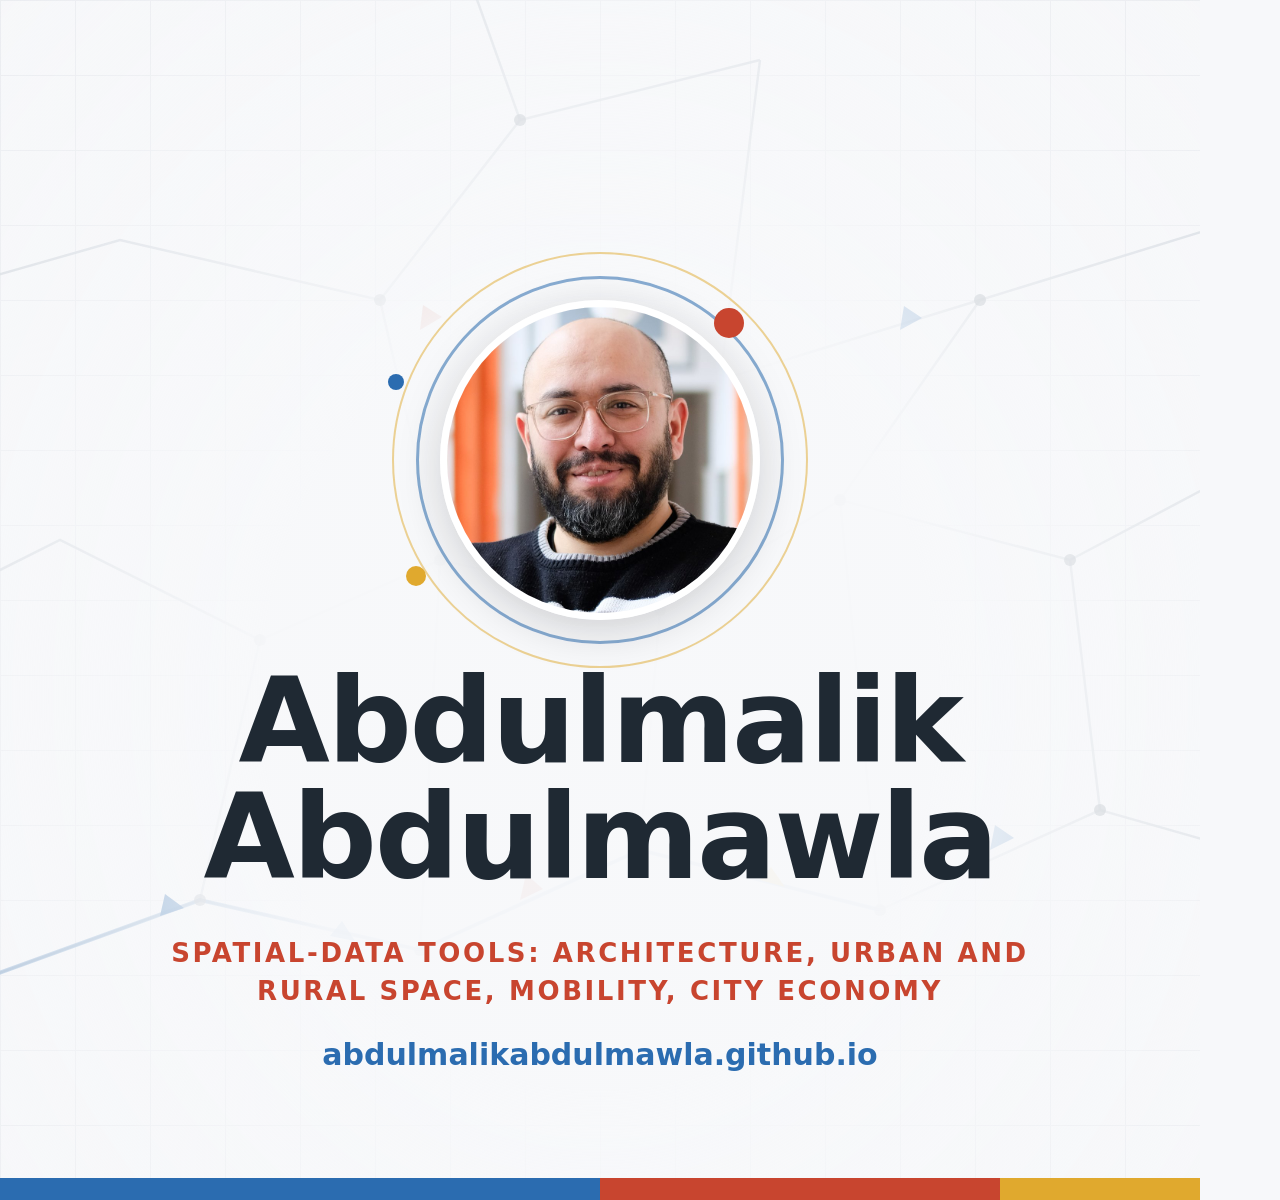
<file: cv/og-square.html>
<!DOCTYPE html>
<html lang="en">
<head>
<meta charset="UTF-8" />
<title>og-square source — screenshot at exactly 1200×1200 (LinkedIn compact card + any centre crop)</title>
<style>
  * { box-sizing: border-box; margin: 0; padding: 0; }
  html, body { width: 1200px; height: 1200px; overflow: hidden; }
  body {
    font-family: "Segoe UI Variable Display", "Segoe UI", system-ui, Roboto, Arial, sans-serif;
    background: #f7f8fa; color: #1f2933; position: relative;
  }
  .grid {
    position: absolute; inset: 0;
    background-image:
      linear-gradient(#e0e3e8 1px, transparent 1px),
      linear-gradient(90deg, #e0e3e8 1px, transparent 1px);
    background-size: 75px 75px; opacity: .55;
  }
  svg.net { position: absolute; inset: 0; }
  .scrim { position: absolute; inset: 0; z-index: 1;
    background: radial-gradient(ellipse at 50% 58%, rgba(247,248,250,.96) 40%, rgba(247,248,250,.55) 70%, rgba(247,248,250,.1) 100%); }

  /* everything that matters sits in the middle band (y 300–900), so a 1.91:1 centre crop still works */
  .content { position: absolute; inset: 0; z-index: 2; display: flex; flex-direction: column; align-items: center; text-align: center; }
  .portrait-wrap { position: relative; width: 320px; height: 320px; margin-top: 300px; }
  .portrait { width: 320px; height: 320px; object-fit: cover; border-radius: 50%; border: 7px solid #fff;
    box-shadow: 0 10px 44px rgba(20,24,29,.18); position: relative; z-index: 2; }
  .ring { position: absolute; border-radius: 50%; z-index: 1; }
  .ring.blue   { inset: -24px; border: 3px solid #2b6cb0; opacity: .55; }
  .ring.yellow { inset: -48px; border: 2px solid #e0a92e; opacity: .5; }
  .dot { position: absolute; border-radius: 50%; z-index: 3; }
  .dot.red    { width: 30px; height: 30px; background: #c8452f; top: 8px;  right: 16px; }
  .dot.yellow { width: 20px; height: 20px; background: #e0a92e; bottom: 34px; left: -34px; }
  .dot.blue   { width: 16px; height: 16px; background: #2b6cb0; top: 74px; left: -52px; }

  h1 { font-size: 118px; line-height: .98; font-weight: 700; letter-spacing: -.02em; margin-top: 44px; }
  .eyebrow { color: #c8452f; font-weight: 700; font-size: 26px; letter-spacing: .10em; text-transform: uppercase;
    margin-top: 40px; max-width: 900px; line-height: 1.45; }
  .url { margin-top: 26px; font-size: 30px; font-weight: 600; color: #2b6cb0; }

  .strip { position: absolute; left: 0; right: 0; bottom: 0; height: 22px; display: flex; z-index: 4; }
  .strip span { height: 100%; }
  .strip .b { background: #2b6cb0; flex: 3; } .strip .r { background: #c8452f; flex: 2; } .strip .y { background: #e0a92e; flex: 1; }
</style>
</head>
<body>
  <div class="grid"></div>
  <svg class="net" viewBox="0 0 1200 1200" fill="none">
    <g stroke="#cfd5dc" stroke-width="2.5" opacity=".8">
      <path d="M-20 980 L200 900 L420 950 L640 850 L880 910 L1100 810 L1240 850"/>
      <path d="M200 900 L260 640 L440 560 L660 610 L840 500 L1070 560 L1240 470"/>
      <path d="M420 950 L440 560"/><path d="M640 850 L660 610"/><path d="M880 910 L840 500"/><path d="M1100 810 L1070 560"/>
      <path d="M260 640 L60 540 L-20 580"/><path d="M440 560 L380 300 L520 120 L760 60"/><path d="M660 610 L720 380 L980 300 L1240 220"/>
      <path d="M840 500 L980 300"/><path d="M380 300 L120 240 L-20 280"/><path d="M520 120 L470 -20"/><path d="M720 380 L760 60"/>
    </g>
    <g stroke="#2b6cb0" stroke-width="4" opacity=".4"><path d="M-20 980 L200 900 L420 950 L640 850 L880 910"/></g>
    <g opacity=".9">
      <path d="M160 916 l24 -8 l-19 -14 z" fill="#2b6cb0"/><path d="M330 936 l25 5 l-13 -20 z" fill="#2b6cb0" opacity=".8"/>
      <path d="M520 900 l23 -11 l-17 -15 z" fill="#c8452f"/><path d="M760 880 l25 7 l-14 -20 z" fill="#e0a92e"/>
      <path d="M990 850 l24 -12 l-19 -13 z" fill="#2b6cb0" opacity=".7"/><path d="M420 330 l22 -13 l-19 -12 z" fill="#c8452f" opacity=".7"/>
      <path d="M700 410 l24 -4 l-16 -18 z" fill="#e0a92e" opacity=".75"/><path d="M900 330 l22 -12 l-18 -12 z" fill="#2b6cb0" opacity=".7"/>
    </g>
    <g fill="#9aa3ad" opacity=".7">
      <circle cx="200" cy="900" r="6"/><circle cx="420" cy="950" r="6"/><circle cx="640" cy="850" r="6"/><circle cx="880" cy="910" r="6"/>
      <circle cx="1100" cy="810" r="6"/><circle cx="260" cy="640" r="6"/><circle cx="440" cy="560" r="6"/><circle cx="660" cy="610" r="6"/>
      <circle cx="840" cy="500" r="6"/><circle cx="1070" cy="560" r="6"/><circle cx="380" cy="300" r="6"/><circle cx="720" cy="380" r="6"/>
      <circle cx="980" cy="300" r="6"/><circle cx="520" cy="120" r="6"/>
    </g>
  </svg>
  <div class="scrim"></div>

  <div class="content">
    <div class="portrait-wrap">
      <span class="ring blue"></span><span class="ring yellow"></span>
      <img class="portrait" src="../assets/portrait.jpg" alt="" />
      <span class="dot red"></span><span class="dot yellow"></span><span class="dot blue"></span>
    </div>
    <h1>Abdulmalik<br>Abdulmawla</h1>
    <p class="eyebrow">Spatial-data tools: Architecture, Urban and Rural Space, Mobility, City Economy</p>
    <p class="url">abdulmalikabdulmawla.github.io</p>
  </div>

  <div class="strip"><span class="b"></span><span class="r"></span><span class="y"></span></div>
</body>
</html>
</file>
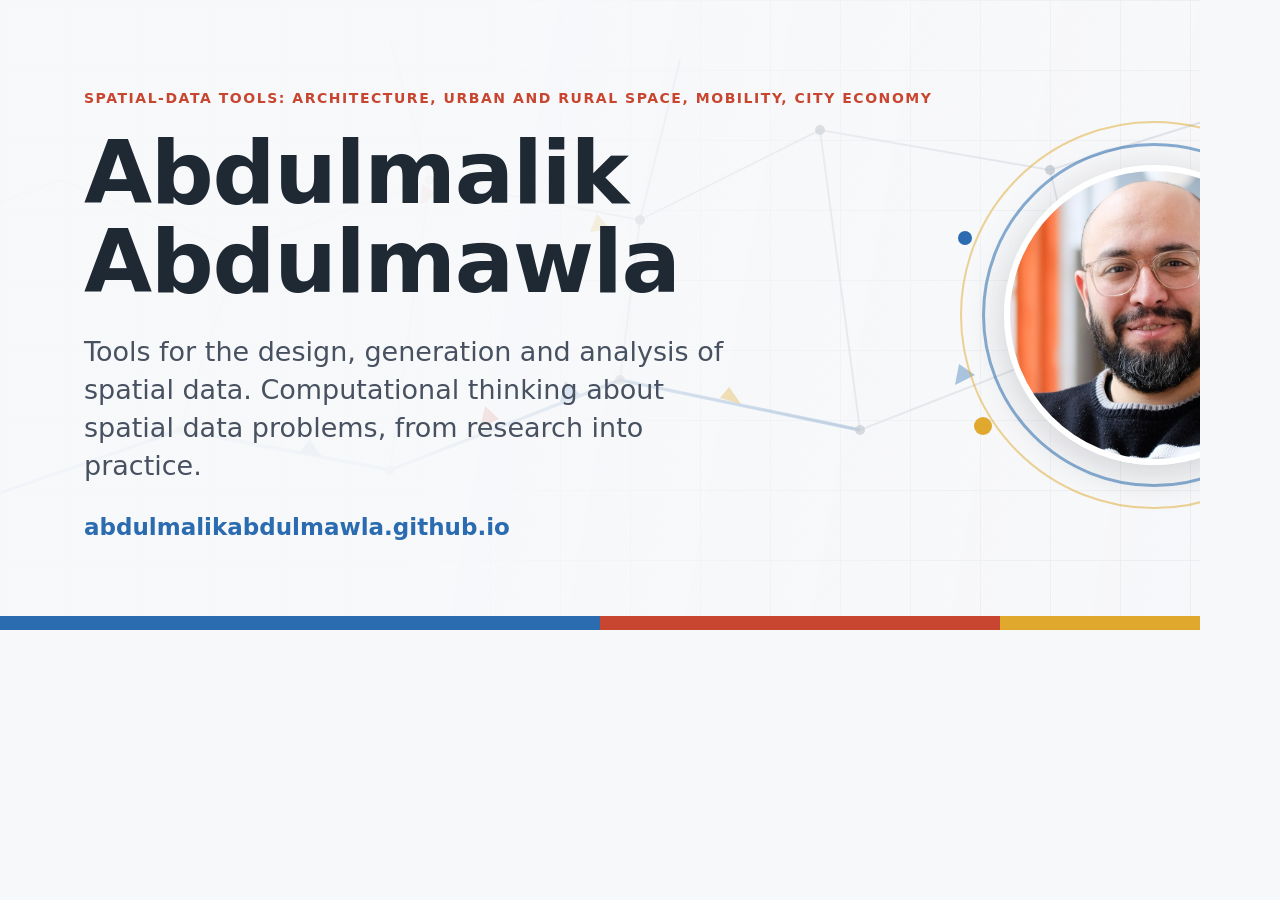
<file: cv/og.html>
<!DOCTYPE html>
<html lang="en">
<head>
<meta charset="UTF-8" />
<title>og-image source — screenshot at exactly 1200×630</title>
<style>
  * { box-sizing: border-box; margin: 0; padding: 0; }
  html, body { width: 1200px; height: 630px; overflow: hidden; }
  body {
    font-family: "Segoe UI Variable Display", "Segoe UI", system-ui, Roboto, Arial, sans-serif;
    background: #f7f8fa; color: #1f2933; position: relative;
  }

  /* faint architectural grid, like the site hero */
  .grid {
    position: absolute; inset: 0;
    background-image:
      linear-gradient(#e0e3e8 1px, transparent 1px),
      linear-gradient(90deg, #e0e3e8 1px, transparent 1px);
    background-size: 70px 70px;
    opacity: .55;
  }

  /* street network + boids motif (hand-authored, echoes boids.js) */
  svg.net { position: absolute; inset: 0; }

  .content {
    position: absolute; inset: 0; z-index: 2;
    display: flex; align-items: center;
    padding: 0 84px;
    gap: 72px;
  }
  .text { flex: 1; }
  .eyebrow {
    color: #c8452f; font-weight: 700; font-size: 14px;
    letter-spacing: .11em; text-transform: uppercase; margin-bottom: 22px;
    white-space: nowrap;
  }
  h1 {
    font-size: 88px; line-height: 1.02; font-weight: 700;
    letter-spacing: -.015em; margin-bottom: 26px;
  }
  .lede { font-size: 27px; line-height: 1.4; color: #475160; max-width: 640px; }
  .url { margin-top: 30px; font-size: 23px; font-weight: 600; color: #2b6cb0; }

  .portrait-wrap { position: relative; flex: none; width: 300px; height: 300px; }
  .portrait {
    width: 300px; height: 300px; object-fit: cover; border-radius: 50%;
    border: 6px solid #ffffff;
    box-shadow: 0 8px 40px rgba(20,24,29,.18);
    position: relative; z-index: 2;
  }
  /* Bauhaus orbit accents around the portrait */
  .ring { position: absolute; border-radius: 50%; z-index: 1; }
  .ring.blue   { inset: -22px; border: 3px solid #2b6cb0; opacity: .55; }
  .ring.yellow { inset: -44px; border: 2px solid #e0a92e; opacity: .5; }
  .dot { position: absolute; border-radius: 50%; z-index: 3; }
  .dot.red    { width: 26px; height: 26px; background: #c8452f; top: 6px;  right: 14px; }
  .dot.yellow { width: 18px; height: 18px; background: #e0a92e; bottom: 30px; left: -30px; }
  .dot.blue   { width: 14px; height: 14px; background: #2b6cb0; top: 66px; left: -46px; }

  /* Bauhaus baseline strip */
  .strip { position: absolute; left: 0; right: 0; bottom: 0; height: 14px; display: flex; z-index: 4; }
  .strip span { height: 100%; }
  .strip .b { background: #2b6cb0; flex: 3; }
  .strip .r { background: #c8452f; flex: 2; }
  .strip .y { background: #e0a92e; flex: 1; }
</style>
</head>
<body>
  <div class="grid"></div>

  <!-- street network with flocking boid triangles, echoing the hero canvas -->
  <svg class="net" viewBox="0 0 1200 630" fill="none">
    <g stroke="#cfd5dc" stroke-width="2" opacity=".8">
      <path d="M-20 500 L180 430 L390 470 L620 380 L860 430 L1090 340 L1240 370"/>
      <path d="M180 430 L240 250 L430 180 L640 220 L820 130 L1050 170 L1240 110"/>
      <path d="M390 470 L430 180"/>
      <path d="M620 380 L640 220"/>
      <path d="M860 430 L820 130"/>
      <path d="M1090 340 L1050 170"/>
      <path d="M240 250 L60 180 L-20 210"/>
      <path d="M430 180 L390 40"/>
      <path d="M640 220 L680 60"/>
    </g>
    <g stroke="#2b6cb0" stroke-width="3.5" opacity=".45">
      <path d="M-20 500 L180 430 L390 470 L620 380 L860 430"/>
    </g>
    <!-- boids: small triangles along the paths -->
    <g opacity=".9">
      <path d="M150 442 l20 -7 l-16 -12 z" fill="#2b6cb0"/>
      <path d="M300 452 l21 4 l-11 -17 z" fill="#2b6cb0" opacity=".8"/>
      <path d="M480 428 l19 -9 l-14 -13 z" fill="#c8452f"/>
      <path d="M560 402 l20 -8 l-15 -13 z" fill="#2b6cb0" opacity=".75"/>
      <path d="M720 398 l21 6 l-12 -17 z" fill="#e0a92e"/>
      <path d="M955 385 l20 -10 l-16 -11 z" fill="#2b6cb0" opacity=".7"/>
      <path d="M420 205 l18 -11 l-16 -10 z" fill="#c8452f" opacity=".7"/>
      <path d="M590 232 l20 -3 l-13 -15 z" fill="#e0a92e" opacity=".75"/>
    </g>
    <!-- network nodes -->
    <g fill="#9aa3ad" opacity=".7">
      <circle cx="180" cy="430" r="5"/><circle cx="390" cy="470" r="5"/><circle cx="620" cy="380" r="5"/>
      <circle cx="860" cy="430" r="5"/><circle cx="1090" cy="340" r="5"/><circle cx="240" cy="250" r="5"/>
      <circle cx="430" cy="180" r="5"/><circle cx="640" cy="220" r="5"/><circle cx="820" cy="130" r="5"/>
      <circle cx="1050" cy="170" r="5"/>
    </g>
  </svg>

  <!-- soft scrim so the text stays crisp over the motif -->
  <div style="position:absolute;inset:0;background:linear-gradient(100deg,rgba(247,248,250,.94) 38%,rgba(247,248,250,.55) 66%,rgba(247,248,250,.15) 100%);z-index:1"></div>

  <div class="content">
    <div class="text">
      <p class="eyebrow">Spatial-data tools: Architecture, Urban and Rural Space, Mobility, City Economy</p>
      <h1>Abdulmalik<br>Abdulmawla</h1>
      <p class="lede">Tools for the design, generation and analysis of spatial data. Computational thinking about spatial data problems, from research into practice.</p>
      <p class="url">abdulmalikabdulmawla.github.io</p>
    </div>
    <div class="portrait-wrap">
      <span class="ring blue"></span>
      <span class="ring yellow"></span>
      <img class="portrait" src="../assets/portrait.jpg" alt="" />
      <span class="dot red"></span>
      <span class="dot yellow"></span>
      <span class="dot blue"></span>
    </div>
  </div>

  <div class="strip"><span class="b"></span><span class="r"></span><span class="y"></span></div>
</body>
</html>
</file>
<file: styles.css>
/* ============================================================
   Abdulmalik Abdulmawla — portfolio
   "Landing hero + tabbed workspace", muted-Bauhaus visual system.
   Static HTML/CSS/vanilla-JS. Palette extends the VSP_Unfallatlas
   export tokens; adds a desaturated Bauhaus accent trio used only
   as wayfinding / motif (never a colour flood).
   ============================================================ */

:root {
  /* light-only by design: opt out of UA/OS dark-mode darkening (pairs with the
     <meta name="color-scheme" content="only light"> in index.html) */
  color-scheme: light only;
  --ink:        #1f2933;
  --ink-soft:   #475160;
  --muted:      #6b6b6b;
  --ink-900:    #14181d;
  --accent:     #2b6cb0;
  --accent-dk:  #1f4f85;
  --hair:       #e0e3e8;
  --hair-soft:  #eef1f4;
  --bg:         #ffffff;
  --bg-tint:    #f7f8fa;
  /* shared "chrome" surface: tab bar + footer — a real gray, clearly distinct
     from the white page but lighter than the ink bar (owner: dark = too heavy) */
  --surface-gray:      #e6e9ed;
  --surface-gray-line: #ccd2d9;

  /* muted Bauhaus accent trio — motif + tab wayfinding only */
  --bau-blue:     #2b6cb0;
  --bau-red:      #c8452f;
  --bau-yellow:   #e0a92e;
  --bau-ochre-dk: #b07d16;   /* darker ochre for text-adjacent contrast */
  --bau-green:    #35876f;   /* muted sea green — Experience category (owner 2026-07-07:
                                ochre read as "yellowish green"; brightened once on request) */

  --measure:      46rem;     /* prose reading width */
  --measure-wide: 72rem;     /* hero + panel shell */
  --font: system-ui, -apple-system, "Segoe UI", Roboto, Arial, sans-serif;
}

* { box-sizing: border-box; }
html { scroll-behavior: smooth; }

body {
  margin: 0;
  font-family: var(--font);
  color: var(--ink);
  background: var(--bg);
  line-height: 1.6;
  font-size: 17px;
  -webkit-font-smoothing: antialiased;
}

.wrap { width: 100%; max-width: var(--measure); margin: 0 auto; padding: 0 1.5rem; }
.wrap-wide { max-width: var(--measure-wide); }

a { color: var(--accent); text-decoration: none; }
a:hover { color: var(--accent-dk); text-decoration: underline; }

h1, h2, h3, h4 { line-height: 1.2; color: var(--ink); }

.skip-link { position: absolute; left: -999px; top: 0; background: var(--ink); color: #fff; padding: .6rem 1rem; z-index: 100; }
.skip-link:focus { left: 0; }

.icon-sprite { display: none; }

/* ---------- HERO ---------- */
.hero {
  position: relative;
  overflow: hidden;
  padding: 5.5rem 0 3.5rem;
  background: var(--bg-tint);
  border-bottom: 1px solid var(--hair);
}
/* faint graph-paper grid — nods to spatial analysis */
.hero-grid {
  position: absolute; inset: 0;
  background-image:
    repeating-linear-gradient(to right,  rgba(31,41,51,.045) 0 1px, transparent 1px 24px),
    repeating-linear-gradient(to bottom, rgba(31,41,51,.045) 0 1px, transparent 1px 24px);
  pointer-events: none;
}
/* boids-over-street-network canvas (decorative, animated) */
.hero-canvas {
  position: absolute; inset: 0;
  width: 100%; height: 100%;
  pointer-events: none;
}
/* soft scrim so hero text stays legible over the animation */
.hero::after {
  content: ""; position: absolute; inset: 0; z-index: 0; pointer-events: none;
  background: linear-gradient(100deg,
    var(--bg-tint) 0%, rgba(247,248,250,.82) 34%, rgba(247,248,250,.15) 62%, transparent 100%);
}

.hero .wrap { position: relative; z-index: 1; }
.eyebrow {
  text-transform: uppercase; letter-spacing: .12em; font-size: .78rem;
  font-weight: 700; color: var(--bau-red); margin: 0 0 1rem;
}
.hero-name {
  /* Windows 11's display-optical face — far better letterforms than plain
     Segoe UI at heavy weights in Edge; phones fall through to their own
     system font untouched */
  font-family: "Segoe UI Variable Display", "Segoe UI Variable Text", var(--font);
  font-size: clamp(2.6rem, 7vw, 4.2rem);
  font-weight: 700; letter-spacing: -.02em; line-height: .98;
  margin: 0 0 1.3rem; color: var(--ink-900);
}
.lede {
  font-size: clamp(1.1rem, 2.4vw, 1.3rem);
  color: var(--ink-soft); max-width: 40rem; margin: 0 0 1.8rem;
}

/* ---------- CONTACT ICON BUTTONS ---------- */
.profile-links { display: flex; flex-wrap: wrap; gap: .6rem; }
.profile-links a {
  display: inline-flex; align-items: center; justify-content: center;
  width: 2.5rem; height: 2.5rem; padding: 0;
  border: 1px solid var(--hair); border-radius: 50%;
  background: #fff; color: #111;
  transition: border-color .15s ease, color .15s ease, transform .15s ease;
}
.profile-links a:hover { border-color: var(--accent); color: var(--accent); transform: translateY(-2px); }
.profile-links a:focus-visible { outline: 2px solid var(--accent); outline-offset: 2px; }
.profile-links svg { width: 1.3rem; height: 1.3rem; fill: currentColor; display: block; }
.hero-cv { margin: 1.1rem 0 0; font-size: .92rem; font-weight: 700; }

/* ---------- TAB BAR ----------
   Sits on the shared GRAY chrome surface (same as the footer): clearly distinct
   from the white page without going dark (ink bar tried 2026-07-07, owner:
   "too heavy"). Tabs WRAP (never overflow-scroll): on narrow screens they flow
   to a second row, so no tab can sit hidden off-screen. */
.tabbar {
  position: sticky; top: 0; z-index: 20;
  background: rgba(230,233,237,.94);         /* --surface-gray @ 94% */
  backdrop-filter: blur(6px);
  border-bottom: 3px solid var(--cat-active, var(--accent));
}
.tabbar .wrap { display: flex; align-items: stretch; gap: 1rem; }
.tabs { display: flex; flex-wrap: wrap; gap: 0 .3rem; flex: 1 1 auto; }
/* the ⏸ + DE toggles live in their own flex column, so wrapping tab rows
   never flow underneath or around them */
.ctrl { display: flex; align-items: center; gap: .5rem; flex: 0 0 auto; }
.tab {
  position: relative;
  display: inline-flex; align-items: center; white-space: nowrap;
  padding: .85rem .9rem; border: none; background: none;
  font-family: inherit; font-size: .95rem; font-weight: 600;
  color: var(--ink-soft); cursor: pointer; text-decoration: none;
  border-bottom: 3px solid transparent;
}
.tab:hover { color: var(--ink-900); text-decoration: none; }
.tab[aria-selected="true"] { color: var(--ink-900); }
/* category-coloured active underline (colour set per panel/tab) */
.tab#tab-work[aria-selected="true"]       { border-bottom-color: var(--bau-blue); }
.tab#tab-research[aria-selected="true"]   { border-bottom-color: var(--bau-red); }
.tab#tab-teaching[aria-selected="true"]   { border-bottom-color: var(--bau-yellow); }
.tab#tab-experience[aria-selected="true"] { border-bottom-color: var(--bau-green); }
.tab#tab-about[aria-selected="true"]      { border-bottom-color: var(--ink-900); }
.tab:focus-visible { outline: 2px solid var(--accent); outline-offset: -2px; border-radius: 4px; }

@media (max-width: 640px) {
  .tab { padding: .5rem .5rem; font-size: .85rem; }
  .tabbar .wrap { gap: .5rem; }
  /* keep the toggles level with the first tab row while the tabs wrap below */
  .ctrl { align-items: flex-start; padding-top: .45rem; }
}

.lang-toggle {
  align-self: center;
  border: 1px solid var(--surface-gray-line); background: #fff; color: var(--ink-soft);
  border-radius: 6px; padding: .2rem .6rem;
  font-family: inherit; font-size: .82rem; font-weight: 700; letter-spacing: .03em; cursor: pointer;
  transition: border-color .15s ease, color .15s ease;
}
.lang-toggle:hover { border-color: var(--accent); color: var(--accent); }
.lang-toggle:focus-visible { outline: 2px solid var(--accent); outline-offset: 2px; }

/* motion play/pause (motion.js, shares .lang-toggle chrome) — the icon
   mirrors the html motion state: pause bars while running, play while frozen */
.motion-toggle { padding: .28rem .45rem; }
.motion-toggle svg { width: 1.05em; height: 1.05em; display: block; fill: currentColor; }
html.motion-on  .motion-toggle .mi-play  { display: none; }
html.motion-off .motion-toggle .mi-pause { display: none; }

/* ---------- PANELS ---------- */
main { padding: 2.5rem 0 3rem; }
.js .panel { display: none; }
.js .panel.is-active { display: block; animation: panel-in .16s ease-out; }
.panel:focus { outline: none; }

@keyframes panel-in { from { opacity: 0; transform: translateY(8px); } to { opacity: 1; transform: none; } }

.panel-head { display: flex; align-items: center; gap: 1rem; margin-bottom: 1.8rem; }
.panel-num {
  font-size: clamp(2.4rem, 6vw, 4rem); font-weight: 800; line-height: 1;
  color: transparent; -webkit-text-stroke: 2px var(--hair); letter-spacing: -.02em;
}
.panel-head h2 {
  font-size: clamp(1.5rem, 3vw, 2rem); font-weight: 700; margin: 0;
  padding-left: 1rem; border-left: 5px solid var(--cat, var(--accent));
}
.sub-h {
  font-size: 1.15rem; font-weight: 700; margin: 2.4rem 0 1rem;
  color: var(--ink); text-transform: uppercase; letter-spacing: .06em;
}
.sub-h:first-of-type { margin-top: .5rem; }

/* ---------- WORK CARDS ---------- */
.cards { display: grid; grid-template-columns: repeat(auto-fit, minmax(19rem, 1fr)); gap: 1.4rem; }
.card {
  position: relative;
  display: flex; flex-direction: column;
  border: 1px solid var(--hair); border-top: 4px solid var(--cat, var(--accent));
  border-radius: 10px; overflow: hidden; background: #fff;
  transition: box-shadow .15s ease, transform .15s ease;
}
.card:hover { box-shadow: 0 8px 26px rgba(31,41,51,.09); transform: translateY(-3px); }
.card:hover h3 { color: var(--accent); }        /* title reads as a link on hover */
/* stretched link — the bottom card-link covers the whole card (media + title clickable),
   while staying the single link in the accessibility tree */
.card-link::after { content: ""; position: absolute; inset: 0; z-index: 1; }
.card:focus-within { box-shadow: 0 0 0 2px var(--accent); }
.card-media { position: relative; aspect-ratio: 16 / 10; background: var(--bg-tint); border-bottom: 1px solid var(--hair); }
.card-media svg, .card-media img { width: 100%; height: 100%; object-fit: cover; display: block; }
/* generative card art (card-art.js) — a canvas scene injected over the SVG diagram;
   the SVG remains the no-JS / reduced-motion / print fallback */
.card-canvas { position: absolute; inset: 0; width: 100%; height: 100%; pointer-events: none; }
.card-media.is-live svg { visibility: hidden; }
.card-body { padding: 1.2rem 1.4rem 1.4rem; display: flex; flex-direction: column; flex: 1; }
.card-body h3 { font-size: 1.12rem; margin: 0 0 .3rem; }
.card-role { font-size: .8rem; color: var(--muted); margin: 0 0 .7rem; text-transform: uppercase; letter-spacing: .04em; }
.card-body p { font-size: .96rem; margin: 0 0 1rem; }
.card-link { font-weight: 700; font-size: .95rem; margin-top: auto; }
/* second, non-stretched card link — no ::after overlay (it would sit on top of the first
   link's stretched hit-area and steal the whole card); z-index lifts it above that overlay */
.card-link--plain { margin-top: .35rem; position: relative; z-index: 2; }
.card-link--plain::after { content: none; }

/* ---------- RESEARCH STAT STRIP ----------
   Numbers hand-maintained from the ResearchGate profile (see the HTML comment).
   Values use the font's proportional figures (no tabular-nums — display size). */
.stat-strip {
  display: flex; flex-wrap: wrap; align-items: baseline; gap: 1rem 2.5rem;
  padding: 1rem 0 1.1rem; margin: 0 0 1.6rem;
  border-top: 1px solid var(--hair); border-bottom: 1px solid var(--hair);
}
.stat { display: flex; align-items: baseline; gap: .55rem; }
.stat-n { font-size: clamp(1.6rem, 3vw, 2.1rem); font-weight: 600; line-height: 1; color: var(--ink-900); }
.stat-l { font-size: .8rem; color: var(--muted); text-transform: uppercase; letter-spacing: .05em; }
.stat-link { margin-left: auto; font-weight: 700; font-size: .95rem; align-self: center; }

/* ---------- PUBLICATIONS ---------- */
.pub-list { list-style: none; margin: 0; padding: 0; }
.pub-list li { display: flex; gap: 1rem; padding: 1rem 0; border-top: 1px solid var(--hair); }
.pub-list li:first-child { border-top: none; }
.pub-year { flex: 0 0 3.2rem; font-variant-numeric: tabular-nums; font-weight: 700; color: var(--cat, var(--accent)); }
.pub-body { max-width: var(--measure); }
.pub-body p { margin: 0 0 .3rem; font-size: .98rem; }
.pub-body a { font-size: .9rem; font-weight: 700; }
.more-link { margin: 1.2rem 0 0; font-size: .95rem; }

/* ---------- EXPERIENCE TIMELINE ---------- */
.timeline { list-style: none; margin: 0; padding: 0; }
.timeline li { display: flex; gap: 1.4rem; padding: 1.1rem 0; border-top: 1px solid var(--hair); }
.timeline li:first-child { border-top: none; }
.tl-date { flex: 0 0 8rem; font-size: .9rem; color: var(--cat, var(--bau-green)); font-weight: 600; font-variant-numeric: tabular-nums; padding-top: .15rem; }
.tl-body { max-width: var(--measure); }
.tl-body h3 { font-size: 1.05rem; margin: 0 0 .2rem; }
.tl-org { font-size: .9rem; color: var(--ink-soft); margin: 0 0 .4rem; }
.tl-body p:last-child { font-size: .95rem; margin: 0; }

/* ---------- ABOUT prose + lists ---------- */
.prose { max-width: var(--measure); }
.prose p { margin: 0 0 1rem; }

/* About: lead paragraphs + portrait side by side */
.about-lead { display: flex; gap: 2.5rem; align-items: flex-start; }
.about-portrait {
  flex: none; width: 172px; height: 172px; object-fit: cover;
  border-radius: 12px; border: 1px solid var(--hair);
  box-shadow: 0 4px 18px rgba(20, 24, 29, .08);
}
@media (max-width: 700px) {
  .about-lead { flex-direction: column-reverse; }
  .about-portrait { width: 140px; height: 140px; }
}
.plain { padding-left: 1.1rem; max-width: var(--measure); }
.plain li { margin-bottom: .35rem; font-size: .96rem; }

/* ---------- SKILLS ---------- */
.skill-groups { display: grid; grid-template-columns: repeat(auto-fit, minmax(14rem, 1fr)); gap: 1.4rem; }
.skill-group h4 { font-size: 1rem; margin: 0 0 .6rem; }
.chips { list-style: none; margin: 0; padding: 0; display: flex; flex-wrap: wrap; gap: .4rem; }
.chips li { background: var(--hair-soft); border: 1px solid var(--hair); border-radius: 6px; padding: .25rem .6rem; font-size: .85rem; color: var(--ink-soft); }

/* ---------- FOOTER ---------- */
.site-footer { background: var(--surface-gray); border-top: 1px solid var(--surface-gray-line); padding: 2.5rem 0 3rem; }
.foot-name { font-family: "Segoe UI Variable Display", "Segoe UI Variable Text", var(--font); font-weight: 700; font-size: 1.1rem; margin: 0; color: var(--ink-900); }
.foot-loc { color: var(--muted); margin: .1rem 0 .3rem; }
.foot-email { margin: 0 0 1rem; font-size: .95rem; }

/* ---------- RESPONSIVE ---------- */
@media (max-width: 40rem) {
  .hero { padding: 4rem 0 2.5rem; }
}
@media (max-width: 34rem) {
  body { font-size: 16px; }
  .timeline li, .pub-list li { flex-direction: column; gap: .3rem; }
  .tl-date, .pub-year { flex-basis: auto; }
  .panel-head { gap: .7rem; }
  .tab { padding: .8rem .6rem; font-size: .9rem; }
}

/* ---------- MOTION SAFETY ----------
   JS resolves the effective state onto <html> (`motion-on` / `motion-off`):
   a stored toggle choice (motion.js) wins, else the OS reduced-motion
   preference. With JS off neither class exists — the media query below
   is the no-JS fallback (canvases never exist without JS). */
html.motion-off { scroll-behavior: auto; }
html.motion-off .panel.is-active { animation: none; }
html.motion-off .card, html.motion-off .profile-links a { transition: none; }
html.motion-off .card-canvas { display: none; }
html.motion-off .card-media.is-live svg { visibility: visible; }
@media (prefers-reduced-motion: reduce) {
  html.no-js { scroll-behavior: auto; }
  html.no-js .card, html.no-js .profile-links a { transition: none; }
}

/* ---------- PRINT (expand every panel, drop chrome) ---------- */
@media print {
  .tabbar, .skip-link, .hero-canvas, .hero-grid, .lang-toggle, .card-canvas { display: none; }
  .card-media.is-live svg { visibility: visible; }
  .hero::after { display: none; }
  .js .panel { display: block !important; animation: none; page-break-inside: avoid; margin-bottom: 1.5rem; }
  .hero, .site-footer { background: #fff; }
  body { font-size: 11pt; color: #000; }
  a { color: #000; text-decoration: none; }
  .card:hover { box-shadow: none; transform: none; }
}
</file>
